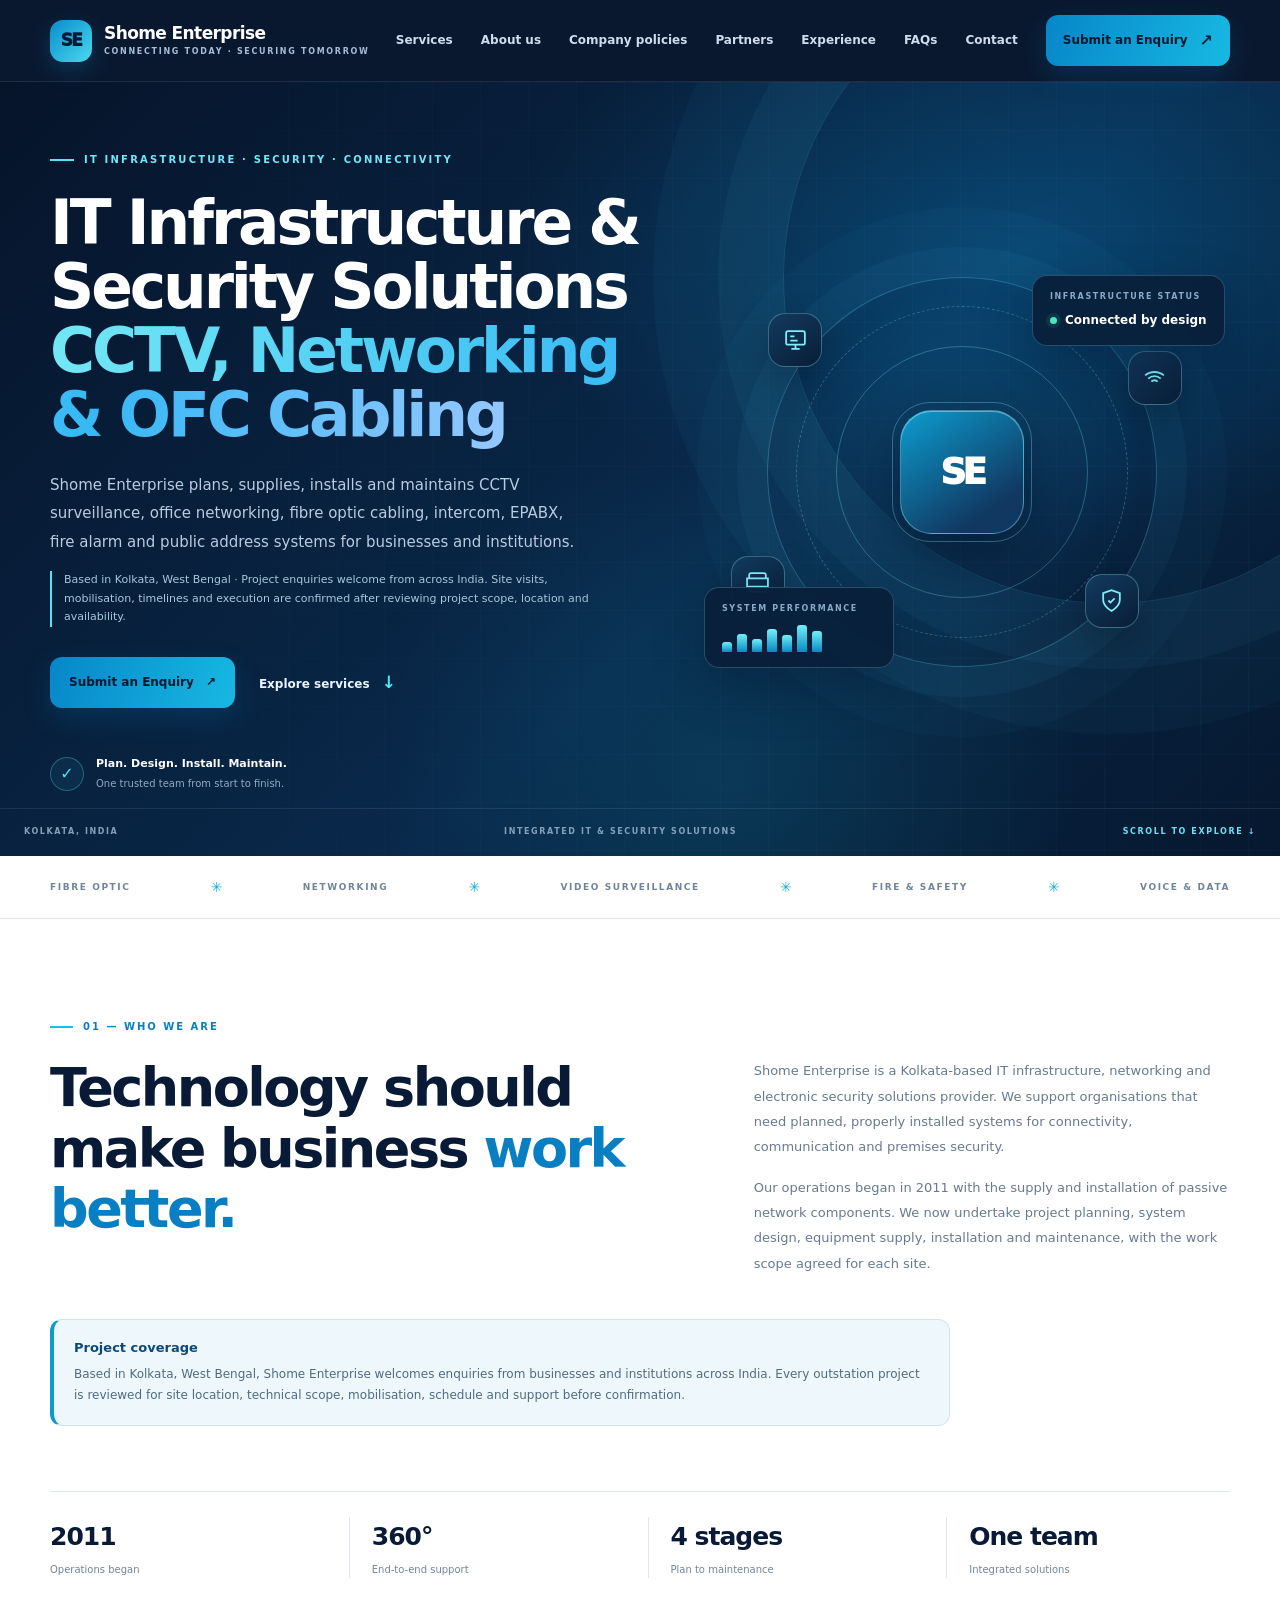
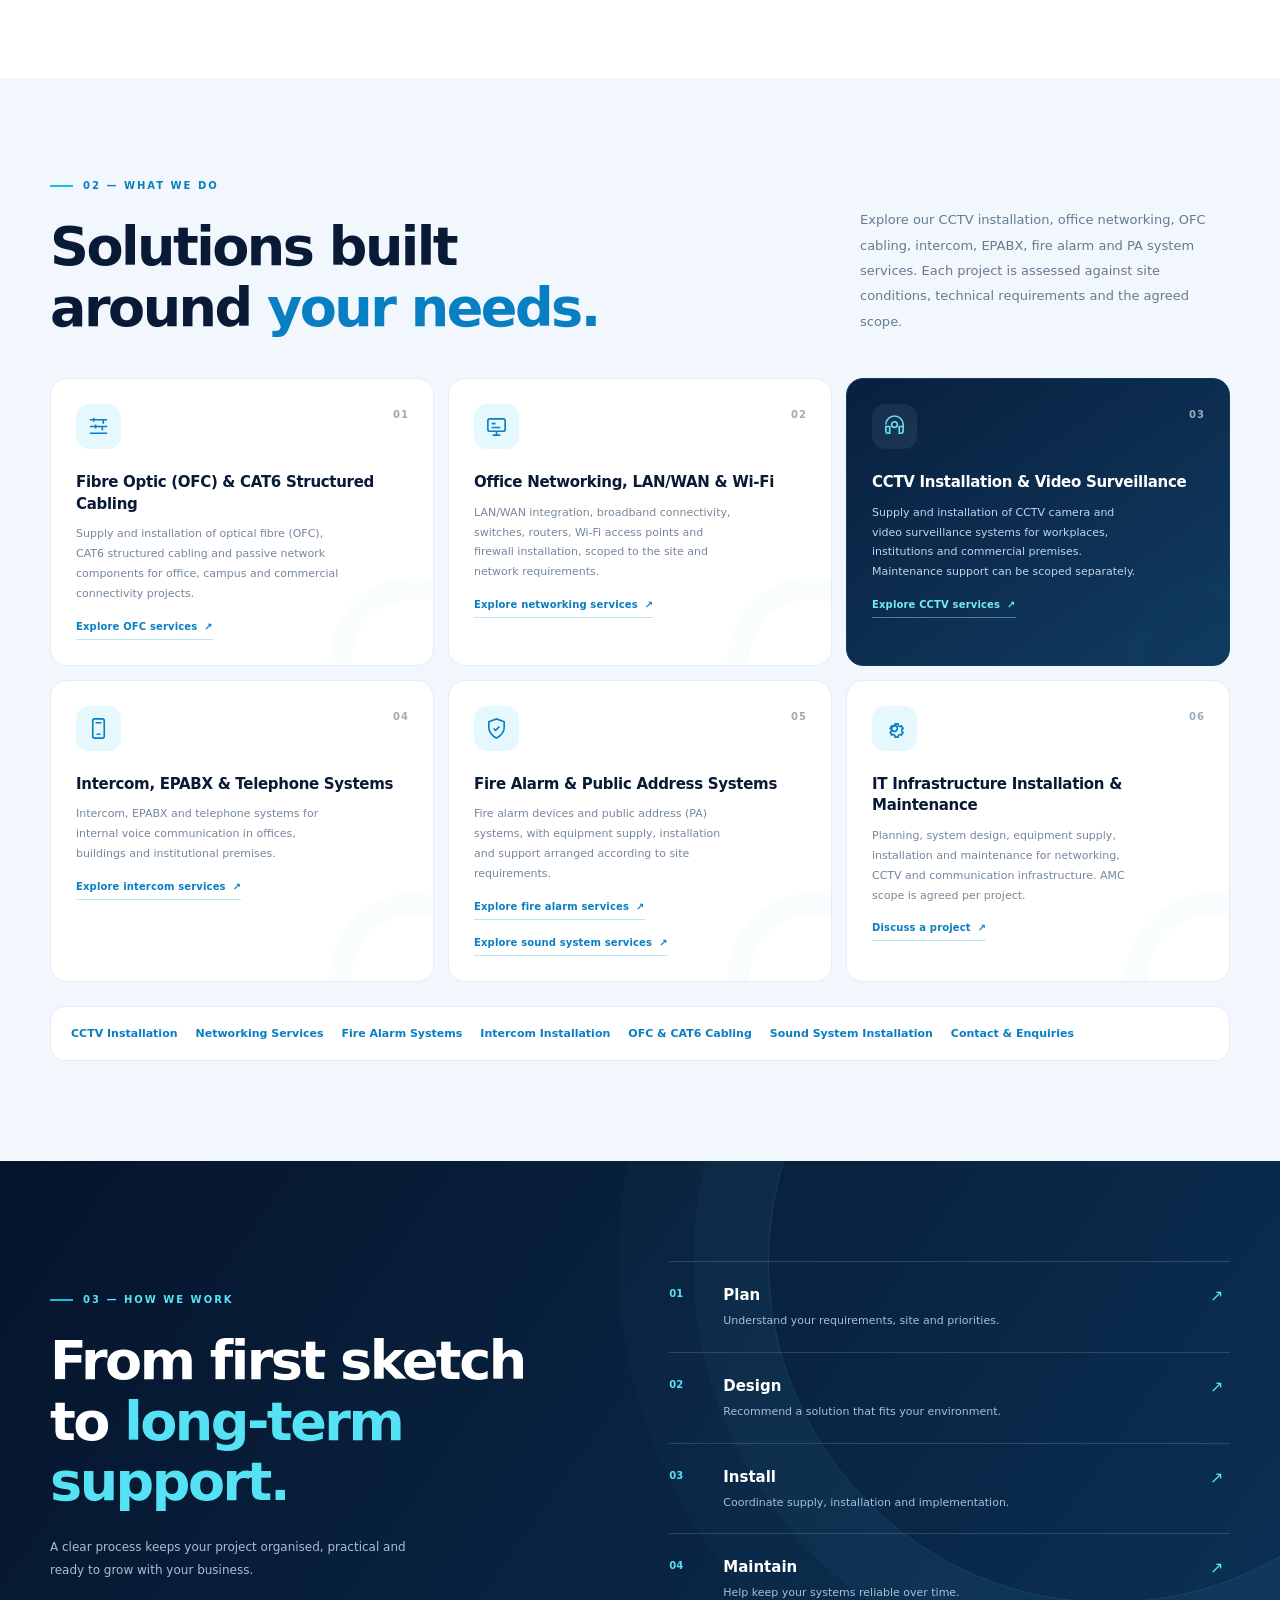
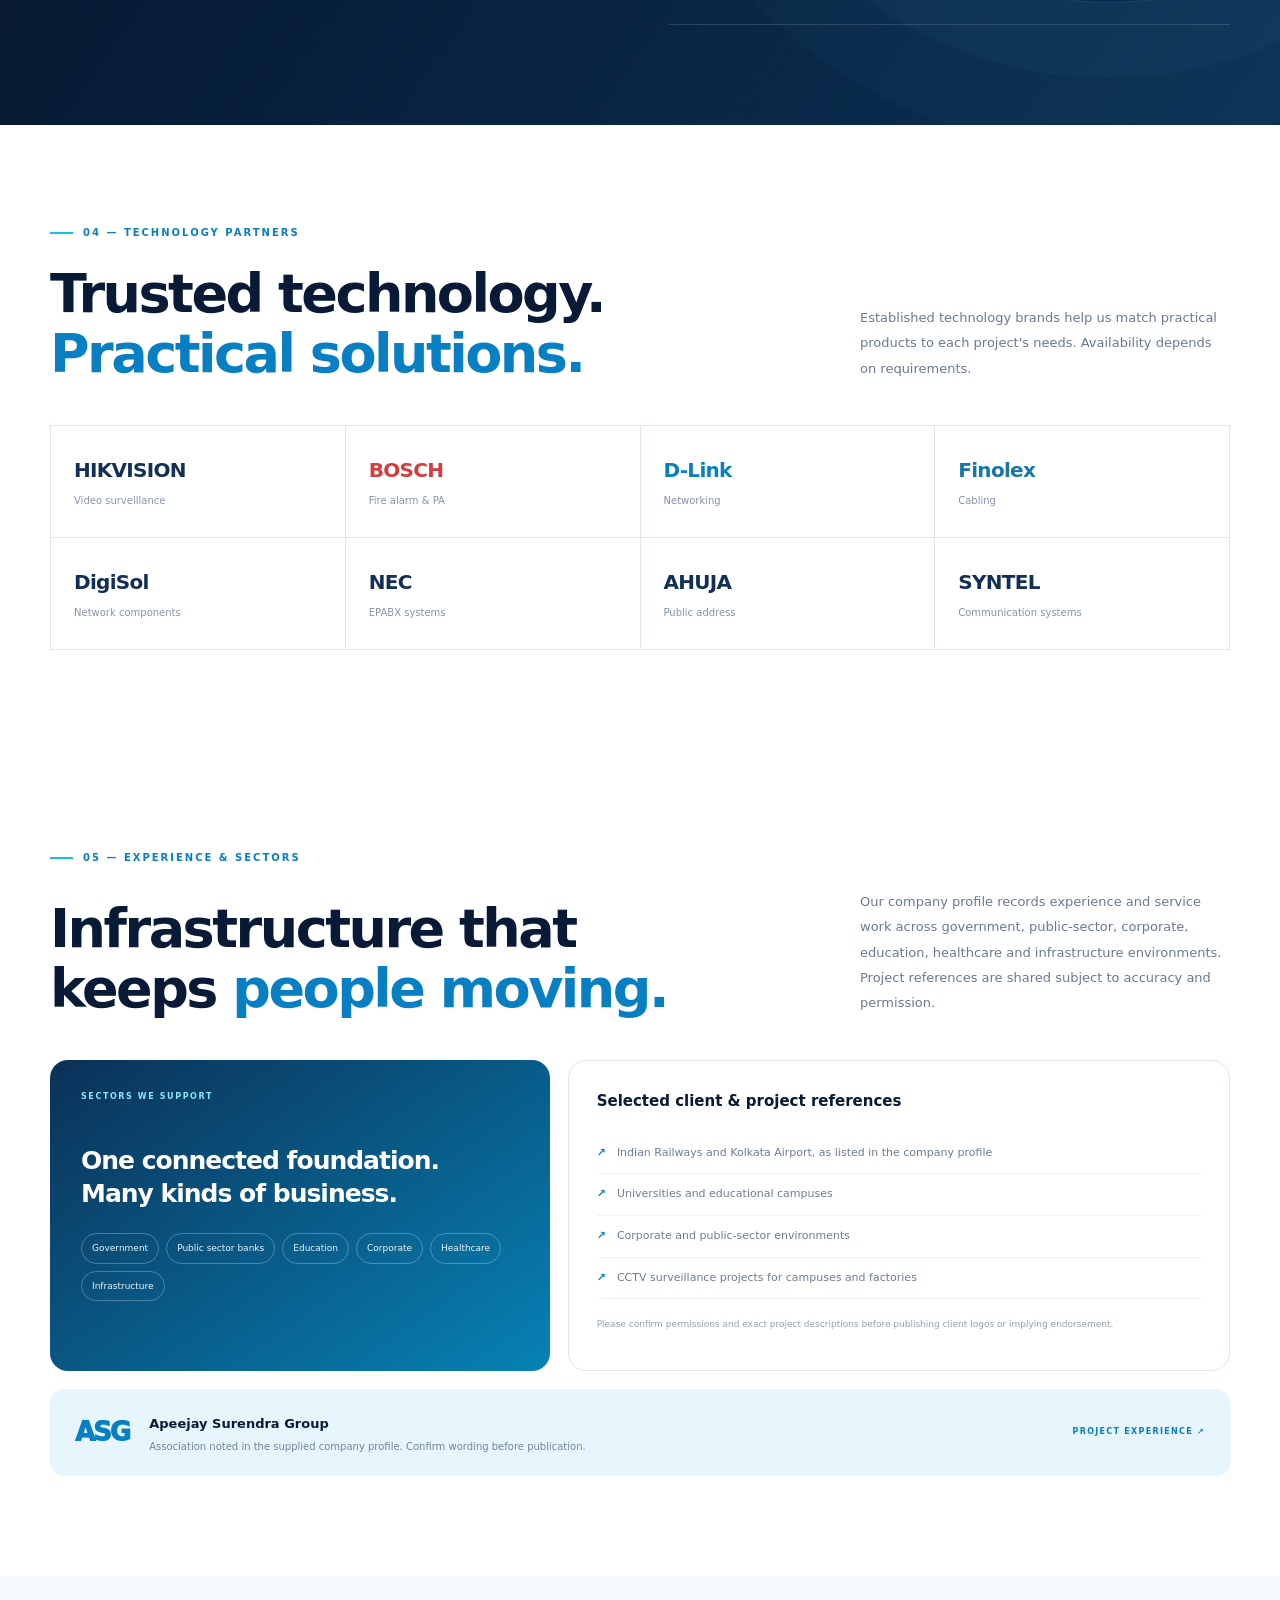
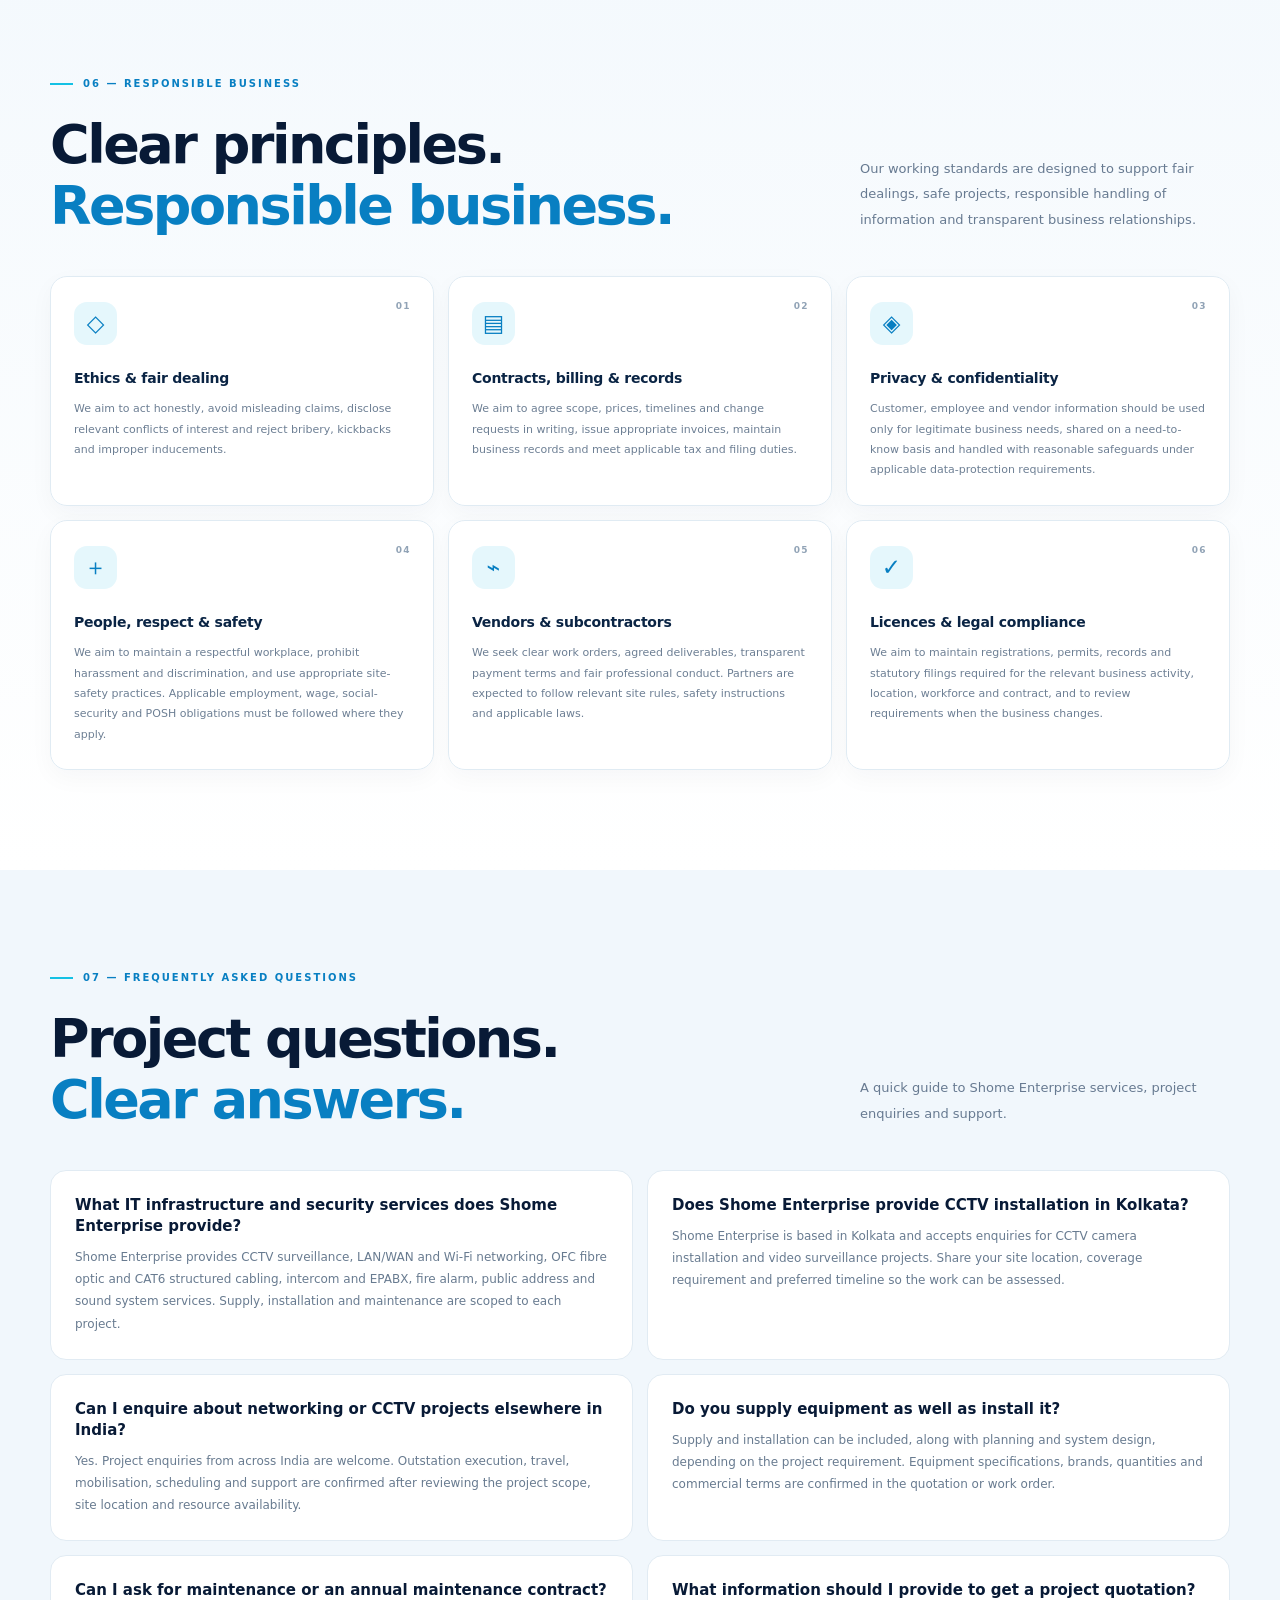
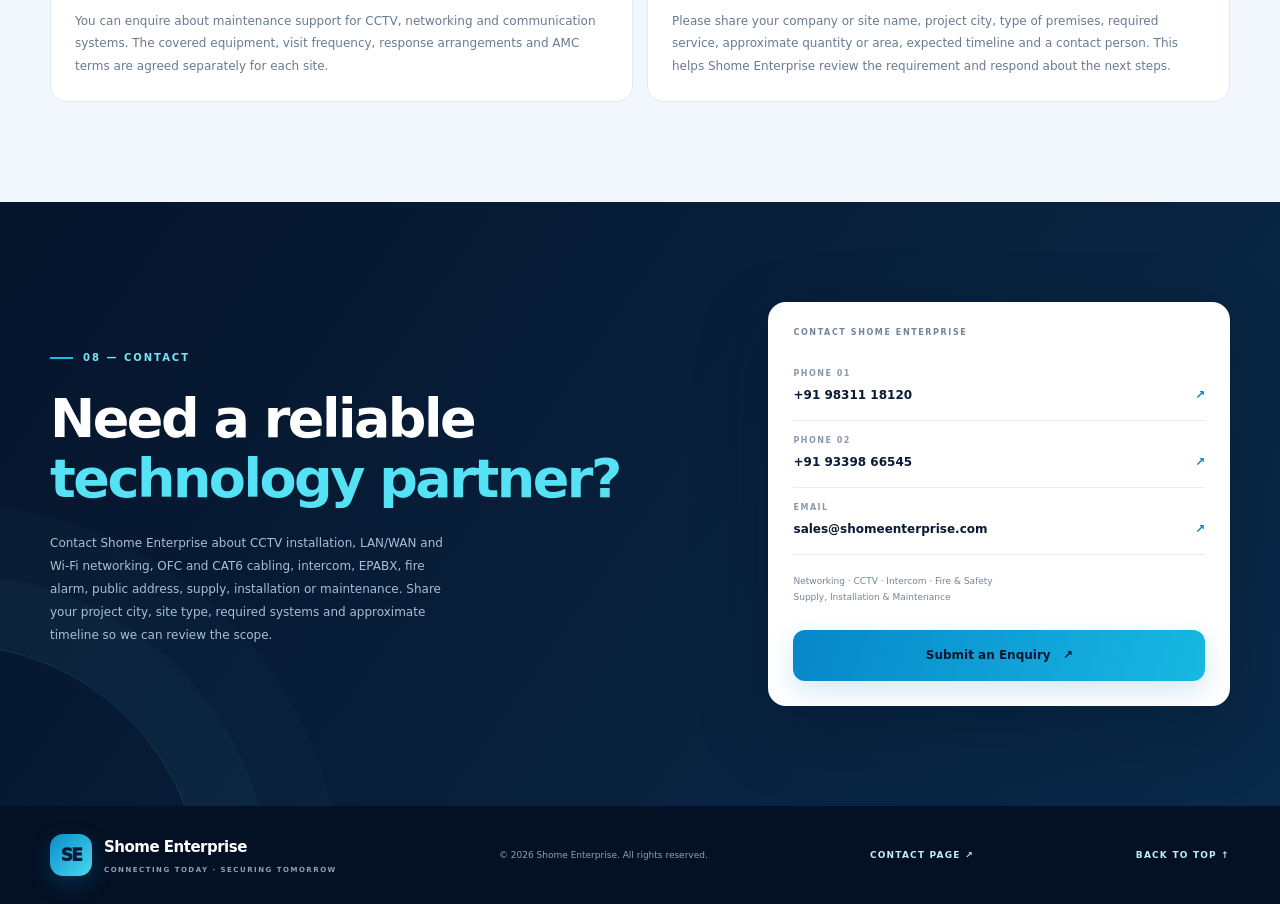
<file: index.html>
<!DOCTYPE html>
<html lang="en">
<head>
<meta charset="UTF-8">
<meta name="viewport" content="width=device-width, initial-scale=1.0">
<meta name="theme-color" content="#07162e">
<meta name="author" content="Shome Enterprise">
<link rel="icon" type="image/svg+xml" href="https://nabarunshome65-tech.github.io/shome-enterprise-company/assets/shome-enterprise-icon.svg">
<meta name="description" content="Kolkata-based Shome Enterprise provides CCTV, networking, OFC/CAT6 cabling, intercom, EPABX, fire alarm and PA systems. Project enquiries across India.">
<meta name="robots" content="index, follow, max-image-preview:large">
<link rel="canonical" href="https://nabarunshome65-tech.github.io/shome-enterprise-company/">
<title>Shome Enterprise | CCTV &amp; Networking Services in Kolkata</title>
<meta property="og:type" content="website">
<meta property="og:site_name" content="Shome Enterprise">
<meta property="og:title" content="Shome Enterprise | CCTV &amp; Networking Services in Kolkata">
<meta property="og:description" content="Kolkata-based IT infrastructure services: CCTV installation, LAN/WAN networking, OFC and CAT6 cabling, intercom, EPABX, fire alarm and PA systems. Project enquiries across India.">
<meta property="og:url" content="https://nabarunshome65-tech.github.io/shome-enterprise-company/">
<meta property="og:image" content="https://nabarunshome65-tech.github.io/shome-enterprise-company/assets/shome-enterprise-social-preview.jpg">
<meta property="og:image:width" content="1200">
<meta property="og:image:height" content="630">
<meta property="og:image:type" content="image/jpeg">
<meta property="og:image:alt" content="Shome Enterprise promotional illustration of CCTV, networking, fibre optic, intercom and fire safety services">
<meta property="og:locale" content="en_IN">
<meta name="twitter:card" content="summary_large_image">
<meta name="twitter:title" content="Shome Enterprise | CCTV &amp; Networking Services in Kolkata">
<meta name="twitter:description" content="CCTV installation, office networking, OFC and CAT6 cabling, intercom, EPABX and fire alarm systems from Kolkata-based Shome Enterprise. Enquiries across India.">
<meta name="twitter:image" content="https://nabarunshome65-tech.github.io/shome-enterprise-company/assets/shome-enterprise-social-preview.jpg">
<script type="application/ld+json">
{
  "@context": "https://schema.org",
  "@graph": [
    {
      "@type": "Organization",
      "@id": "https://nabarunshome65-tech.github.io/shome-enterprise-company/#organization",
      "name": "Shome Enterprise",
      "url": "https://nabarunshome65-tech.github.io/shome-enterprise-company/",
      "foundingDate": "2011",
      "description": "Kolkata-based provider of IT infrastructure, networking and electronic security solutions. Services include CCTV surveillance, LAN/WAN networking, OFC and CAT6 cabling, intercom, EPABX, fire alarm, public address, equipment supply, installation and maintenance. Project enquiries from across India are welcome; execution is assessed by location, scope and availability.",
      "email": "sales@shomeenterprise.com",
      "telephone": [
        "+919831118120",
        "+919339866545"
      ],
      "areaServed": {
        "@type": "Country",
        "name": "India"
      },
      "knowsAbout": [
        "CCTV installation and video surveillance",
        "IT infrastructure and LAN/WAN networking",
        "OFC fibre optic cabling and CAT6 structured cabling",
        "Intercom and EPABX systems",
        "Fire alarm and public address systems",
        "Supply, installation and maintenance"
      ],
      "contactPoint": [
        {
          "@type": "ContactPoint",
          "contactType": "Sales enquiries",
          "telephone": "+919831118120",
          "email": "sales@shomeenterprise.com"
        },
        {
          "@type": "ContactPoint",
          "contactType": "Business enquiries",
          "telephone": "+919339866545",
          "email": "sales@shomeenterprise.com"
        }
      ],
      "hasOfferCatalog": {
        "@type": "OfferCatalog",
        "name": "IT Infrastructure and Security Services",
        "itemListElement": [
          {
            "@type": "Offer",
            "itemOffered": {
              "@type": "Service",
              "name": "CCTV installation and video surveillance",
              "description": "Supply and installation of CCTV camera and video surveillance systems; maintenance scope agreed per project.",
              "provider": {
                "@id": "https://nabarunshome65-tech.github.io/shome-enterprise-company/#organization"
              }
            }
          },
          {
            "@type": "Offer",
            "itemOffered": {
              "@type": "Service",
              "name": "IT networking and LAN/WAN",
              "description": "LAN/WAN integration, broadband connectivity, switches, routers, Wi-Fi access points and firewall installation.",
              "provider": {
                "@id": "https://nabarunshome65-tech.github.io/shome-enterprise-company/#organization"
              }
            }
          },
          {
            "@type": "Offer",
            "itemOffered": {
              "@type": "Service",
              "name": "Fibre optic and structured cabling",
              "description": "OFC fibre optic cabling, CAT6 structured cabling and passive network components.",
              "provider": {
                "@id": "https://nabarunshome65-tech.github.io/shome-enterprise-company/#organization"
              }
            }
          },
          {
            "@type": "Offer",
            "itemOffered": {
              "@type": "Service",
              "name": "Intercom and EPABX systems",
              "description": "Intercom, EPABX and telephone systems for office and building communication.",
              "provider": {
                "@id": "https://nabarunshome65-tech.github.io/shome-enterprise-company/#organization"
              }
            }
          },
          {
            "@type": "Offer",
            "itemOffered": {
              "@type": "Service",
              "name": "Fire alarm and public address systems",
              "description": "Fire alarm devices and public address systems supplied and installed according to site requirements.",
              "provider": {
                "@id": "https://nabarunshome65-tech.github.io/shome-enterprise-company/#organization"
              }
            }
          },
          {
            "@type": "Offer",
            "itemOffered": {
              "@type": "Service",
              "name": "IT infrastructure installation and maintenance",
              "description": "Project planning, system design, equipment supply, installation and maintenance for networking, CCTV and communication infrastructure.",
              "provider": {
                "@id": "https://nabarunshome65-tech.github.io/shome-enterprise-company/#organization"
              }
            }
          }
        ]
      }
    },
    {
      "@type": "WebSite",
      "@id": "https://nabarunshome65-tech.github.io/shome-enterprise-company/#website",
      "url": "https://nabarunshome65-tech.github.io/shome-enterprise-company/",
      "name": "Shome Enterprise",
      "inLanguage": "en-IN",
      "publisher": {
        "@id": "https://nabarunshome65-tech.github.io/shome-enterprise-company/#organization"
      }
    }
  ]
}
</script>
<style>
/* SHOME ENTERPRISE — self-contained website. CSS and JavaScript are embedded in this file. */
/* SEO content callout */
.coverage-note{margin-top:28px;padding:18px 20px;border:1px solid #cfe5f2;border-left:4px solid #0b9bd0;border-radius:12px;background:#eef8fc;max-width:900px}
.coverage-note strong{display:block;color:#0b4a78;font-size:13px;margin-bottom:5px}
.coverage-note p{margin:0;color:#506a82;font-size:12px;line-height:1.8}
@media(max-width:680px){.coverage-note{padding:15px}.coverage-note p{font-size:11px}}

:root{--ink:#081a36;--ink2:#102b50;--blue:#087fc2;--blue2:#13b7e6;--cyan:#56e2f5;--text:#eaf3ff;--muted:#9fb1c9;--paper:#f5f9fd;--line:rgba(255,255,255,.13);--lightline:#dce7f2;--r:22px;--shadow:0 24px 80px rgba(2,16,40,.18);--max:1180px}
*{box-sizing:border-box}html{scroll-behavior:smooth;scroll-padding-top:90px}body{margin:0;font-family:Inter,ui-sans-serif,system-ui,-apple-system,"Segoe UI",Arial,sans-serif;background:var(--paper);color:var(--ink);line-height:1.6;-webkit-font-smoothing:antialiased}a{color:inherit;text-decoration:none}button,input,textarea,select{font:inherit}button,a{-webkit-tap-highlight-color:transparent}button:focus-visible,a:focus-visible,input:focus-visible,textarea:focus-visible{outline:3px solid var(--cyan);outline-offset:3px}.wrap{width:min(var(--max),calc(100% - 48px));margin-inline:auto}.topbar{height:82px;display:flex;align-items:center;justify-content:space-between;gap:22px;position:sticky;top:0;z-index:100;background:rgba(6,20,43,.98);border-bottom:1px solid rgba(255,255,255,.09);padding:0 max(24px,calc((100vw - var(--max))/2))}.brand{display:flex;align-items:center;gap:12px;min-width:0;color:white}.brand-mark{width:42px;height:42px;border-radius:13px;display:grid;place-items:center;background:linear-gradient(135deg,#0b8ccb,#48d9ed);color:#051a36;font-size:17px;font-weight:950;letter-spacing:-1.7px;box-shadow:0 8px 22px #10a9de35}.brand-text{font-size:17px;line-height:1.1;font-weight:850;letter-spacing:-.6px}.brand-text small{display:block;margin-top:6px;font-size:8px;letter-spacing:1.7px;font-weight:750;color:#a5bdd7}.nav{display:flex;align-items:center;gap:28px;color:#d0dced;font-size:12px;font-weight:650}.nav a:not(.nav-cta){transition:color .2s}.nav a:not(.nav-cta):hover{color:var(--cyan)}.nav-cta,.btn{display:inline-flex;justify-content:center;align-items:center;gap:12px;border:0;border-radius:12px;background:linear-gradient(110deg,#0786c9,#17b9e2);color:#03182f;font-size:12px;font-weight:850;padding:13px 17px;box-shadow:0 10px 28px #058bca30;transition:transform .2s,box-shadow .2s;cursor:pointer}.nav-cta:hover,.btn:hover{transform:translateY(-2px);box-shadow:0 14px 32px #058bca55}.menu-btn{display:none;border:1px solid #ffffff24;background:#ffffff0d;color:white;font-size:22px;border-radius:11px;width:44px;height:44px;cursor:pointer}
.hero{position:relative;overflow:hidden;background:radial-gradient(ellipse at 80% 22%,rgba(7,149,218,.27),transparent 35%),radial-gradient(ellipse at 57% 90%,rgba(20,202,226,.12),transparent 34%),linear-gradient(135deg,#06142a,#09294b 58%,#06182f);color:white;min-height:650px;display:flex;align-items:center}.hero:before{content:"";position:absolute;inset:0;opacity:.19;background-image:linear-gradient(rgba(151,214,255,.14) 1px,transparent 1px),linear-gradient(90deg,rgba(151,214,255,.14) 1px,transparent 1px);background-size:48px 48px;mask-image:linear-gradient(90deg,transparent,#000 55%,#000)}.hero:after{content:"";position:absolute;width:650px;height:650px;right:-155px;top:-130px;border:1px solid #6de7ff24;border-radius:50%;box-shadow:0 0 0 65px #42caf10b,0 0 0 130px #42caf108}.hero-inner{position:relative;z-index:1;display:grid;grid-template-columns:1.05fr .95fr;gap:50px;align-items:center;padding-top:70px;padding-bottom:64px}.kicker{display:flex;align-items:center;gap:10px;font-size:10px;letter-spacing:2.2px;font-weight:850;color:#73e7f7;text-transform:uppercase}.kicker:before{content:"";width:24px;height:2px;background:var(--cyan)}h1,h2,h3,p{margin-top:0}h1{font-size:clamp(36px,4.8vw,62px);line-height:1.04;letter-spacing:-3.1px;font-weight:850;margin:23px 0 24px;max-width:680px}h1 span,.gradient-text{background:linear-gradient(90deg,#72e7f4,#36b8f4 60%,#94c7ff);-webkit-background-clip:text;background-clip:text;color:transparent}.hero-copy{max-width:525px;color:#bacbe0;font-size:15px;line-height:1.9}.hero-actions{display:flex;align-items:center;gap:24px;flex-wrap:wrap;margin-top:30px}.btn{padding:16px 19px}.plain-link{font-size:12px;font-weight:750;color:#e9f4ff}.plain-link span{color:var(--cyan);padding-left:8px;font-size:17px}.hero-proof{margin-top:47px;display:flex;align-items:center;gap:12px;color:#d5e3f3;font-size:11px}.proof-check{width:34px;height:34px;border:1px solid #4cdaec55;border-radius:50%;display:grid;place-items:center;color:var(--cyan);background:#37d7eb12;font-size:16px}.hero-proof strong{display:block;font-size:11px;color:white}.hero-proof small{display:block;color:#93a9c3;margin-top:3px;font-size:10px}.visual{min-height:430px;position:relative;display:grid;place-items:center}.visual-halo{position:absolute;width:min(390px,80%);aspect-ratio:1;border:1px solid #69d5f34d;border-radius:50%;background:radial-gradient(circle,#2daee927,transparent 68%);box-shadow:0 0 0 30px #47c6ec0b,0 0 0 70px #47c6ec07}.visual-halo:before,.visual-halo:after{content:"";position:absolute;inset:28px;border:1px dashed #7ee9f64d;border-radius:50%;animation:spin 44s linear infinite}.visual-halo:after{inset:68px;border-style:solid;animation-direction:reverse;animation-duration:32s}.core{position:relative;width:124px;height:124px;border-radius:32px;display:grid;place-items:center;background:linear-gradient(145deg,#0c9dd0,#113861 78%);border:1px solid #9cf3ff66;box-shadow:0 22px 70px #001027a8,inset 0 1px 0 #ffffff60;color:white;font-size:36px;font-weight:950;letter-spacing:-4px;z-index:2}.core:after{content:"";position:absolute;inset:-9px;border:1px solid #8deaf74f;border-radius:38px}.orbital-icon{position:absolute;z-index:3;width:54px;height:54px;display:grid;place-items:center;border:1px solid #96e9f754;background:linear-gradient(145deg,#123b5e,#091d38);border-radius:17px;color:#81edfa;box-shadow:0 16px 38px #0004}.orbital-icon svg{width:25px;height:25px}.oi-1{top:56px;left:14%}.oi-2{right:9%;top:94px}.oi-3{bottom:59px;right:17%}.oi-4{bottom:77px;left:7%}.float-card{position:absolute;z-index:4;background:rgba(9,32,59,.97);border:1px solid #8adcfb3d;box-shadow:0 20px 50px #00102745;border-radius:15px;padding:15px 17px}.fc-top{top:18px;right:1%;min-width:175px}.fc-bottom{bottom:19px;left:2%;min-width:190px}.mini-label{display:block;color:#87aaca;font-size:8px;letter-spacing:1.6px;font-weight:800}.fc-value{display:flex;align-items:center;gap:8px;margin-top:7px;font-size:12px;font-weight:800}.status-dot{width:7px;height:7px;border-radius:50%;background:#48e4c0;box-shadow:0 0 0 4px #48e4c019}.mini-bars{display:flex;align-items:end;gap:5px;height:28px;margin-top:8px}.mini-bars i{display:block;width:10px;border-radius:3px 3px 1px 1px;background:linear-gradient(#73eff7,#078ac6)}.mini-bars i:nth-child(1){height:10px}.mini-bars i:nth-child(2){height:18px}.mini-bars i:nth-child(3){height:13px}.mini-bars i:nth-child(4){height:23px}.mini-bars i:nth-child(5){height:17px}.mini-bars i:nth-child(6){height:27px}.mini-bars i:nth-child(7){height:21px}.hero-foot{position:absolute;bottom:0;left:0;right:0;border-top:1px solid #ffffff16;padding:17px 24px;display:flex;justify-content:space-between;gap:12px;color:#86a0ba;font-size:8px;letter-spacing:1.6px;font-weight:800}.hero-foot span:last-child{color:#6ce1f2}
.trustline{background:white;border-bottom:1px solid var(--lightline);padding:20px 0}.trustline-inner{display:flex;align-items:center;justify-content:space-between;gap:18px;flex-wrap:wrap}.trustline span{font-size:9px;letter-spacing:1.6px;font-weight:850;color:#71849a}.trustline b{color:#12afd9;font-size:14px}.section{padding:100px 0}.light-section{background:white}.section-label{font-size:10px;letter-spacing:2px;font-weight:850;text-transform:uppercase;color:var(--blue);margin-bottom:23px;display:flex;gap:10px;align-items:center}.section-label:before{content:"";width:23px;height:2px;background:#14c1e4}.section-title{font-size:clamp(34px,4.4vw,54px);font-weight:850;line-height:1.12;letter-spacing:-2.5px;color:var(--ink);margin:0}.section-title em{font-style:normal;color:var(--blue)}.split{display:grid;grid-template-columns:1fr .83fr;gap:11%;align-items:start}.copy p,.section-intro{font-size:13px;line-height:1.95;color:#677a91}.copy p{margin-bottom:15px}.inline-link{display:inline-flex;gap:15px;margin-top:8px;font-size:11px;font-weight:850;color:var(--blue);border-bottom:1px solid #b4e9f4;padding-bottom:9px}.stats{display:grid;grid-template-columns:repeat(4,1fr);gap:15px;margin-top:65px;padding-top:25px;border-top:1px solid var(--lightline)}.stat{padding-left:22px;border-left:1px solid var(--lightline)}.stat:first-child{padding-left:0;border-left:0}.stat strong{display:block;font-size:25px;letter-spacing:-1px;font-weight:900}.stat span{display:block;font-size:10px;color:#71849a;margin-top:5px}.services{background:#f1f7fc}.section-heading-row{display:flex;align-items:end;justify-content:space-between;gap:30px;margin-bottom:40px}.section-intro{max-width:370px;margin:0 0 4px}.service-grid{display:grid;grid-template-columns:repeat(3,1fr);gap:14px}.service{position:relative;min-height:240px;padding:25px;background:#fff;border:1px solid #e3edf5;border-radius:17px;overflow:hidden;transition:transform .25s,box-shadow .25s,border-color .25s}.service:hover{transform:translateY(-5px);box-shadow:0 18px 45px #0c2d5013;border-color:#afe8f4}.service.dark{background:linear-gradient(145deg,#09203f,#103b61);color:white;border-color:#103b61}.service:after{content:"";position:absolute;width:130px;height:130px;border:1px solid #0c88ba0c;border-radius:50%;right:-48px;bottom:-64px;box-shadow:0 0 0 20px #0c88ba05}.service-symbol{width:45px;height:45px;display:grid;place-items:center;background:#e5f8fd;color:#087fc2;border-radius:13px}.service.dark .service-symbol{background:#ffffff10;color:#69e3f3}.service-symbol svg{width:23px;height:23px}.service-no{position:absolute;right:24px;top:28px;color:#9aabba;font-size:10px;font-weight:800;letter-spacing:1px}.service h3{font-size:15px;line-height:1.45;letter-spacing:-.3px;margin:23px 0 9px;font-weight:800}.service p{font-size:11px;line-height:1.8;color:#75879b;margin:0;max-width:270px}.service.dark p{color:#c1d5e8}.service-go{position:absolute;bottom:20px;right:23px;color:var(--blue);font-size:18px}.service.dark .service-go{color:var(--cyan)}
.process{background:linear-gradient(125deg,#06142b,#0b3155);color:white;overflow:hidden;position:relative}.process:before{content:"";position:absolute;right:-170px;top:-240px;width:680px;height:680px;border:1px solid #5adbf425;border-radius:50%;box-shadow:0 0 0 75px #5adbf408,0 0 0 150px #5adbf405}.process-grid{position:relative;display:grid;grid-template-columns:.92fr 1.08fr;gap:12%;align-items:center}.process .section-title{color:white}.process .section-title em{color:var(--cyan)}.process .section-label{color:var(--cyan)}.process-copy{color:#a8bfd7;font-size:12px;line-height:1.9;max-width:380px;margin-top:24px}.steps{border-top:1px solid #ffffff24}.step{display:grid;grid-template-columns:38px 1fr 20px;gap:16px;padding:21px 0;border-bottom:1px solid #ffffff24;align-items:start}.step-num{color:var(--cyan);font-size:10px;font-weight:800;padding-top:3px}.step h3{margin:0 0 5px;font-size:15px}.step p{margin:0;color:#a8bfd7;font-size:11px;line-height:1.7}.step-arrow{color:var(--cyan)}
.partner-grid{display:grid;grid-template-columns:repeat(4,1fr);border-top:1px solid var(--lightline);border-left:1px solid var(--lightline);margin-top:37px}.partner{min-height:112px;padding:23px;border-right:1px solid var(--lightline);border-bottom:1px solid var(--lightline);display:flex;flex-direction:column;justify-content:center;font-size:20px;font-weight:900;letter-spacing:-.7px;color:#123057}.partner small{font-size:10px;font-weight:500;letter-spacing:0;color:#8594a8;margin-top:7px}.partner:nth-child(2){color:#d53b3b}.partner:nth-child(3){color:#087fc2}.partner:nth-child(4){color:#1876a9}.client-grid{display:grid;grid-template-columns:.86fr 1.14fr;gap:18px;margin-top:38px}.sector-card{border-radius:18px;padding:31px;background:linear-gradient(145deg,#0b3157,#0782b5);color:white;min-height:290px}.sector-card .mini-label{color:#8ce8f5}.sector-card h3{font-size:25px;line-height:1.3;letter-spacing:-1px;margin:42px 0 23px}.chips{display:flex;flex-wrap:wrap;gap:7px}.chips span{border:1px solid #ffffff45;border-radius:100px;padding:7px 10px;font-size:9px;color:#e3f8ff}.reference-card{border:1px solid var(--lightline);border-radius:18px;padding:28px}.reference-card h3{font-size:15px;margin-bottom:20px}.reference{display:flex;gap:11px;font-size:11px;line-height:1.7;color:#6a7d92;padding:11px 0;border-bottom:1px solid #edf2f7}.reference span{color:var(--blue);font-weight:900}.fineprint{font-size:9px;color:#91a0b1;line-height:1.7;margin-top:18px}.group-banner{display:flex;align-items:center;gap:20px;padding:21px 25px;margin-top:18px;background:#e6f6fc;border-radius:14px}.group-logo{font-size:26px;font-weight:950;letter-spacing:-2px;color:#087fc2}.group-banner strong{font-size:13px}.group-banner p{font-size:10px;color:#72849a;margin:4px 0 0}.group-tag{margin-left:auto;font-size:8px;font-weight:850;letter-spacing:1.3px;color:#087fc2}
.contact{background:linear-gradient(125deg,#06142b,#092a4a);color:white;position:relative;overflow:hidden}.contact:before{content:"";position:absolute;width:500px;height:500px;left:-300px;bottom:-340px;border:1px solid #6ce0f526;border-radius:50%;box-shadow:0 0 0 70px #6ce0f208,0 0 0 140px #6ce0f205}.contact-grid{position:relative;display:grid;grid-template-columns:1fr .8fr;gap:12%;align-items:center}.contact .section-title{color:white}.contact .section-title em{color:var(--cyan)}.contact-copy{font-size:12px;line-height:1.9;color:#a9bfd5;max-width:400px;margin-top:23px}.contact-card{background:#fff;color:var(--ink);border-radius:18px;padding:25px;box-shadow:0 25px 70px #00102448}.contact-card .mini-label{color:#71849a;margin-bottom:14px}.contact-row{display:block;padding:14px 0;border-bottom:1px solid #e6edf3;font-size:12px;font-weight:800;overflow-wrap:anywhere}.contact-row small{display:block;font-size:8px;letter-spacing:1.5px;color:#8999aa;margin-bottom:6px}.contact-row b{float:right;color:var(--blue)}.contact-card .note{font-size:9px;line-height:1.8;color:#72849a;margin-top:18px}.inquiry{margin-top:18px;border:1px solid #d8e7f0;background:#f5fafe;border-radius:14px;padding:17px}.inquiry h3{font-size:12px;margin:0 0 11px}.inquiry input,.inquiry textarea,.inquiry select{width:100%;background:white;border:1px solid #dbe6ef;border-radius:9px;padding:10px 11px;margin-bottom:9px;font-size:11px;color:var(--ink)}.inquiry textarea{min-height:70px;resize:vertical}.inquiry .btn{width:100%;padding:12px}.form-message{font-size:10px;line-height:1.6;color:#54718b;margin:9px 0 0;display:none}footer{background:#041024;color:#8ba1ba;padding:28px 0}.footer-inner{display:flex;align-items:center;justify-content:space-between;gap:20px}.footer-brand{font-size:15px;color:#fff;font-weight:850;letter-spacing:-.5px}.footer-brand small{display:block;font-size:7px;letter-spacing:1.5px;color:#8ba1ba;margin-top:6px}.copyright,.back-top{font-size:9px}.back-top{font-weight:850;letter-spacing:1.2px;color:#bdeefa}.reveal{opacity:0;transform:translateY(18px);transition:opacity .65s ease,transform .65s ease}.reveal.visible{opacity:1;transform:translateY(0)}@keyframes spin{to{transform:rotate(360deg)}}
@media(prefers-reduced-motion:reduce){html{scroll-behavior:auto}*,*:before,*:after{animation-duration:.01ms!important;transition-duration:.01ms!important}.reveal{opacity:1;transform:none}}
@media(max-width:900px){.topbar{padding-inline:24px}.nav{gap:17px}.nav a{font-size:11px}.hero-inner{gap:20px}.visual{transform:scale(.92)}.wrap{width:min(var(--max),calc(100% - 40px))}.section{padding:80px 0}.service{padding:22px 20px}.service-grid{gap:11px}.process-grid,.contact-grid{gap:7%}}
@media(max-width:700px){.topbar{height:72px;padding-inline:20px}.brand-mark{width:38px;height:38px}.brand-text{font-size:15px}.brand-text small{font-size:7px;letter-spacing:1.1px}.menu-btn{display:block}.nav{display:none;position:absolute;left:0;right:0;top:71px;padding:16px 20px 22px;background:rgba(6,20,43,.98);border-bottom:1px solid #ffffff20;flex-direction:column;align-items:stretch;gap:0}.nav.open{display:flex}.nav a:not(.nav-cta){padding:13px 4px;font-size:13px}.nav-cta{margin-top:8px}.hero-inner{grid-template-columns:1fr;padding-top:59px;padding-bottom:68px;gap:12px}.hero{min-height:0}h1{font-size:clamp(34px,9vw,48px);letter-spacing:-2.2px;line-height:1.08}.hero-copy{font-size:13px}.visual{min-height:345px;transform:none;margin:2px -15px 0}.visual-halo{width:270px}.core{width:92px;height:92px;border-radius:25px;font-size:29px}.core:after{border-radius:31px}.orbital-icon{width:45px;height:45px;border-radius:14px}.oi-1{top:45px;left:15%}.oi-2{right:12%;top:62px}.oi-3{bottom:36px;right:17%}.oi-4{bottom:45px;left:10%}.fc-top{top:7px;right:0;transform:scale(.83);transform-origin:top right}.fc-bottom{bottom:0;left:0;transform:scale(.83);transform-origin:bottom left}.hero-foot{padding:13px 20px;font-size:7px;letter-spacing:.8px}.trustline-inner{justify-content:center;gap:12px 15px}.trustline span{font-size:8px}.trustline span:nth-of-type(n+4),.trustline b:nth-of-type(n+3){display:none}.section{padding:68px 0}.split,.process-grid,.contact-grid,.client-grid{grid-template-columns:1fr;gap:27px}.section-title{font-size:clamp(35px,10vw,46px);letter-spacing:-2px}.stats{grid-template-columns:repeat(2,1fr);gap:23px 12px;margin-top:43px}.stat{padding-left:16px}.stat:nth-child(3){padding-left:0;border-left:0}.stat strong{font-size:23px}.section-heading-row{display:block;margin-bottom:28px}.section-intro{margin-top:18px;font-size:12px}.service-grid{grid-template-columns:1fr 1fr;gap:9px}.service{min-height:245px;padding:17px 15px;border-radius:14px}.service h3{font-size:13px;margin-top:17px}.service p{font-size:10px}.service-no{right:14px;top:22px}.service-symbol{width:38px;height:38px}.service-symbol svg{width:20px;height:20px}.steps{margin-top:4px}.partner-grid{grid-template-columns:repeat(2,1fr)}.partner{min-height:91px;padding:17px;font-size:18px}.sector-card{min-height:260px;padding:26px}.sector-card h3{font-size:23px;margin-top:32px}.reference-card{padding:22px}.group-banner{gap:13px;padding:17px}.group-logo{font-size:22px}.group-tag{display:none}.contact-card{padding:20px}.footer-inner{flex-wrap:wrap}.copyright{width:100%;order:3}.reveal{opacity:1;transform:none}}
@media(max-width:390px){.service-grid{grid-template-columns:1fr}.service{min-height:210px}.hero-actions{gap:15px}.btn{padding:14px 15px}.visual{transform:scale(.92);margin-inline:-25px}.hero-foot span:nth-child(2){display:none}}

/* Smooth-scroll/performance refinement: native scrolling stays in control, with no scroll-event animation loop. */
:root { --header-height: 82px; }
html { scroll-behavior: smooth; scroll-padding-top: calc(var(--header-height) + 14px); }
section[id] { scroll-margin-top: calc(var(--header-height) + 14px); }
body { overflow-x: clip; }
/* Keep continuously animated artwork isolated to its own transform layer. */
.visual-halo::before, .visual-halo::after { will-change: transform; backface-visibility: hidden; }
/* Prefer transform/opacity-only entrance effects; avoid expensive layout-affecting transitions. */
.reveal { backface-visibility: hidden; }
@media (max-width: 700px) {
  :root { --header-height: 72px; }
  html { scroll-padding-top: calc(var(--header-height) + 10px); }
  section[id] { scroll-margin-top: calc(var(--header-height) + 10px); }
}
@media (prefers-reduced-motion: reduce) {
  html { scroll-behavior: auto !important; }
  .visual-halo::before, .visual-halo::after { animation: none !important; }
  .reveal { opacity: 1 !important; transform: none !important; }
}


/* Company policy section + mobile/smooth-scroll refinement */
:root{scroll-behavior:smooth;scroll-padding-top:94px}
section[id]{scroll-margin-top:94px}
.policy-section{background:linear-gradient(180deg,#f4f9fd 0%,#fff 100%)}
.policy-heading{align-items:end}
.policy-grid{display:grid;grid-template-columns:repeat(3,minmax(0,1fr));gap:14px}
.policy-card{position:relative;min-height:225px;padding:25px 23px 24px;border:1px solid #e0ebf3;border-radius:17px;background:rgba(255,255,255,.94);box-shadow:0 8px 25px rgba(8,38,70,.035);transition:transform .22s ease,border-color .22s ease,box-shadow .22s ease;contain:layout paint}
.policy-card:hover{transform:translateY(-4px);border-color:#a8e2ef;box-shadow:0 16px 35px rgba(8,38,70,.08)}
.policy-index{position:absolute;top:22px;right:22px;color:#91a3b6;font-size:9px;letter-spacing:1.4px;font-weight:850}
.policy-icon{display:grid;place-items:center;width:43px;height:43px;border-radius:13px;background:#e5f7fc;color:#087fc2;font-size:23px;margin-bottom:22px}
.policy-card h3{font-size:14px;letter-spacing:-.25px;margin:0 0 10px;font-weight:850;color:#0a2444}
.policy-card p{font-size:11px;line-height:1.85;color:#6d7f94;margin:0;max-width:360px}
.policy-note{display:grid;grid-template-columns:36px 1fr;gap:15px;padding:24px;margin-top:20px;border-radius:15px;border:1px solid #cfe7f1;background:#eaf7fc}
.policy-note-mark{width:32px;height:32px;display:grid;place-items:center;border-radius:50%;background:#d5f0f8;color:#087fc2;font-weight:900}
.policy-note strong{font-size:12px;color:#123353}
.policy-note p{font-size:10px;line-height:1.8;color:#5f758d;margin:6px 0 13px}
.policy-resources{display:flex;flex-wrap:wrap;gap:9px 18px}
.policy-resources a{font-size:10px;font-weight:800;color:#087fc2;text-decoration:underline;text-decoration-color:#9bd8e9;text-underline-offset:4px}
.policy-resources a:hover{color:#064d7b}
/* Native browser scrolling is smoother than a JavaScript scroll loop. */
html{scroll-behavior:smooth;-webkit-overflow-scrolling:touch}
@media(max-width:900px){.policy-grid{grid-template-columns:repeat(2,minmax(0,1fr))}}
@media(max-width:700px){
  :root{scroll-padding-top:78px}section[id]{scroll-margin-top:78px}
  .policy-section{padding:64px 0}
  .policy-heading{display:block}
  .policy-grid{grid-template-columns:1fr;gap:10px}
  .policy-card{min-height:0;padding:21px 19px}
  .policy-icon{margin-bottom:16px;width:40px;height:40px}
  .policy-card h3{font-size:14px}
  .policy-card p{font-size:12px;line-height:1.75}
  .policy-note{grid-template-columns:1fr;gap:10px;padding:18px}
  .policy-resources{display:grid;grid-template-columns:1fr;gap:12px}
  .nav a:not(.nav-cta){min-height:44px;display:flex;align-items:center}
  .nav-cta,.menu-btn,.btn{touch-action:manipulation}
  .service,.policy-card{transform:translateZ(0)}
}
@media(prefers-reduced-motion:reduce){:root{scroll-behavior:auto}section[id]{scroll-margin-top:0}.policy-card{transition:none}}


/* Google Forms enquiry link — external form opens in a separate tab. */
.form-cta{width:100%;min-height:48px;margin-top:16px;text-align:center}
.hero-actions .btn{min-height:48px}
.nav-cta span{font-size:16px;color:#05213c}
@media(max-width:700px){.hero-actions .btn{width:100%;min-height:50px}.nav .nav-cta{width:100%;min-height:48px;margin-top:10px}.form-cta{min-height:50px}}

/* Search visibility additions: a concise service-area note and readable FAQs. */
.service-area-note{max-width:560px;margin:12px 0 0;padding-left:12px;border-left:2px solid var(--cyan);color:#a8c7dc;font-size:11px;line-height:1.7}
.faq-section{background:#f1f7fc}
.faq-grid{display:grid;grid-template-columns:repeat(2,minmax(0,1fr));gap:14px;margin-top:32px}
.faq-item{padding:24px;background:#fff;border:1px solid #e1ebf3;border-radius:16px}
.faq-item h3{margin:0 0 9px;color:var(--ink);font-size:15px;line-height:1.4}
.faq-item p{margin:0;color:#687b90;font-size:12px;line-height:1.85}
@media(max-width:680px){.service-area-note{font-size:10px}.faq-grid{grid-template-columns:1fr}.faq-item{padding:20px}}


/* Dedicated service-page links */
.service-page-link{display:inline-flex;align-items:center;gap:7px;margin-top:15px;color:#087fc2;font-size:10px;font-weight:850;letter-spacing:.15px;border-bottom:1px solid #b9e7f2;padding-bottom:4px;position:relative;z-index:2}
.service.dark .service-page-link{color:#75e8f5;border-color:#75e8f577}
.service-page-link:hover{gap:11px}
.service-page-directory{display:flex;flex-wrap:wrap;gap:10px 18px;margin-top:24px;padding:18px 20px;background:#fff;border:1px solid #e3edf5;border-radius:14px}
.service-page-directory a{font-size:11px;font-weight:750;color:#087fc2}
.service-page-directory a:hover{text-decoration:underline}
.footer-service-links{display:flex;flex-wrap:wrap;gap:8px 15px;margin-top:15px}
.footer-service-links a{font-size:9px;color:#bdeefa}
@media(max-width:700px){.service-page-directory{gap:12px 14px;padding:15px}.service-page-directory a{font-size:10px}}
</style>
</head>
<body>
<header class="topbar">
  <a class="brand" href="#home" aria-label="Shome Enterprise home"><span class="brand-mark">SE</span><span class="brand-text">Shome Enterprise<small>CONNECTING TODAY · SECURING TOMORROW</small></span></a>
  <button class="menu-btn" id="menuBtn" aria-label="Open menu" aria-expanded="false">☰</button>
  <nav class="nav" id="nav"><a href="#services">Services</a><a href="#about">About us</a><a href="#policies">Company policies</a><a href="#partners">Partners</a><a href="#work">Experience</a><a href="#faq">FAQs</a><a href="#contact">Contact</a><a class="nav-cta" href="https://forms.gle/foAU1o5H5uRGuuDu5" target="_blank" rel="noopener noreferrer" aria-label="Open Shome Enterprise enquiry form in a new tab">Submit an Enquiry <span aria-hidden="true">↗</span></a></nav>
</header>
<main>
<section class="hero" id="home"><div class="wrap hero-inner">
  <div class="hero-copy-block reveal"><div class="kicker">IT infrastructure · Security · Connectivity</div><h1>IT Infrastructure &amp; Security Solutions<br><span>CCTV, Networking &amp; OFC Cabling</span></h1><p class="hero-copy">Shome Enterprise plans, supplies, installs and maintains CCTV surveillance, office networking, fibre optic cabling, intercom, EPABX, fire alarm and public address systems for businesses and institutions.</p>
<p class="service-area-note">Based in Kolkata, West Bengal · Project enquiries welcome from across India. Site visits, mobilisation, timelines and execution are confirmed after reviewing project scope, location and availability.</p><div class="hero-actions"><a class="btn" href="https://forms.gle/foAU1o5H5uRGuuDu5" target="_blank" rel="noopener noreferrer" aria-label="Open Shome Enterprise enquiry form in a new tab">Submit an Enquiry <span aria-hidden="true">↗</span></a><a class="plain-link" href="#services">Explore services <span>↓</span></a></div><div class="hero-proof"><span class="proof-check">✓</span><span><strong>Plan. Design. Install. Maintain.</strong><small>One trusted team from start to finish.</small></span></div></div>
  <div class="visual reveal" aria-label="Illustration of connected technology"><div class="visual-halo"></div><div class="core">SE</div>
    <span class="orbital-icon oi-1"><svg viewBox="0 0 24 24" fill="none" stroke="currentColor" stroke-width="1.7"><rect x="3" y="4" width="18" height="13" rx="2"/><path d="M8 21h8m-4-4v4M7 9h4m-4 4h7"/></svg></span>
    <span class="orbital-icon oi-2"><svg viewBox="0 0 24 24" fill="none" stroke="currentColor" stroke-width="1.7"><path d="M3 10a14 14 0 0 1 18 0M6 13a9 9 0 0 1 12 0m-9 3a4 4 0 0 1 6 0m-3 3h.01"/></svg></span>
    <span class="orbital-icon oi-3"><svg viewBox="0 0 24 24" fill="none" stroke="currentColor" stroke-width="1.7"><path d="M12 22s8-4 8-11V5l-8-3-8 3v6c0 7 8 11 8 11Z"/><path d="m9 12 2 2 4-4"/></svg></span>
    <span class="orbital-icon oi-4"><svg viewBox="0 0 24 24" fill="none" stroke="currentColor" stroke-width="1.7"><path d="M4 8V5a2 2 0 0 1 2-2h12a2 2 0 0 1 2 2v3M4 16v3a2 2 0 0 0 2 2h12a2 2 0 0 0 2-2v-3M2 8h20v8H2z"/><path d="M7 12h.01M11 12h.01M15 12h.01"/></svg></span>
    <div class="float-card fc-top"><span class="mini-label">INFRASTRUCTURE STATUS</span><div class="fc-value"><i class="status-dot"></i> Connected by design</div></div>
    <div class="float-card fc-bottom"><span class="mini-label">SYSTEM PERFORMANCE</span><div class="mini-bars"><i></i><i></i><i></i><i></i><i></i><i></i><i></i></div></div>
  </div>
</div><div class="hero-foot"><span>KOLKATA, INDIA</span><span>INTEGRATED IT & SECURITY SOLUTIONS</span><span>SCROLL TO EXPLORE ↓</span></div></section>
<div class="trustline"><div class="wrap trustline-inner"><span>FIBRE OPTIC</span><b>✳</b><span>NETWORKING</span><b>✳</b><span>VIDEO SURVEILLANCE</span><b>✳</b><span>FIRE & SAFETY</span><b>✳</b><span>VOICE & DATA</span></div></div>
<section class="section light-section" id="about"><div class="wrap"><div class="section-label">01 — Who we are</div><div class="split"><h2 class="section-title">Technology should<br>make business <em>work better.</em></h2><div class="copy"><p>Shome Enterprise is a Kolkata-based IT infrastructure, networking and electronic security solutions provider. We support organisations that need planned, properly installed systems for connectivity, communication and premises security.</p><p>Our operations began in 2011 with the supply and installation of passive network components. We now undertake project planning, system design, equipment supply, installation and maintenance, with the work scope agreed for each site.</p></div></div><div class="coverage-note"><strong>Project coverage</strong><p>Based in Kolkata, West Bengal, Shome Enterprise welcomes enquiries from businesses and institutions across India. Every outstation project is reviewed for site location, technical scope, mobilisation, schedule and support before confirmation.</p></div><div class="stats"><div class="stat"><strong>2011</strong><span>Operations began</span></div><div class="stat"><strong>360°</strong><span>End-to-end support</span></div><div class="stat"><strong>4 stages</strong><span>Plan to maintenance</span></div><div class="stat"><strong>One team</strong><span>Integrated solutions</span></div></div></div></section>
<section class="section services" id="services"><div class="wrap"><div class="section-heading-row"><div><div class="section-label">02 — What we do</div><h2 class="section-title">Solutions built<br>around <em>your needs.</em></h2></div><p class="section-intro">Explore our CCTV installation, office networking, OFC cabling, intercom, EPABX, fire alarm and PA system services. Each project is assessed against site conditions, technical requirements and the agreed scope.</p></div><div class="service-grid">
<article class="service"><span class="service-symbol"><svg viewBox="0 0 24 24" fill="none" stroke="currentColor" stroke-width="1.7"><path d="M3 5h18M3 12h18M3 19h18M7 3v4m10-2v4M9 10v4m7-2v4"/></svg></span><span class="service-no">01</span><h3>Fibre Optic (OFC) &amp; CAT6 Structured Cabling</h3><p>Supply and installation of optical fibre (OFC), CAT6 structured cabling and passive network components for office, campus and commercial connectivity projects.</p><a class="service-page-link" href="ofc-cable-installation-kolkata.html">Explore OFC services <span aria-hidden="true">↗</span></a></article>
<article class="service"><span class="service-symbol"><svg viewBox="0 0 24 24" fill="none" stroke="currentColor" stroke-width="1.7"><rect x="3" y="4" width="18" height="13" rx="2"/><path d="M8 21h8m-4-4v4M7 9h4m-4 4h9"/></svg></span><span class="service-no">02</span><h3>Office Networking, LAN/WAN &amp; Wi-Fi</h3><p>LAN/WAN integration, broadband connectivity, switches, routers, Wi-Fi access points and firewall installation, scoped to the site and network requirements.</p><a class="service-page-link" href="networking-services-kolkata.html">Explore networking services <span aria-hidden="true">↗</span></a></article>
<article class="service dark"><span class="service-symbol"><svg viewBox="0 0 24 24" fill="none" stroke="currentColor" stroke-width="1.7"><path d="M3 10a9 9 0 0 1 18 0v7a2 2 0 0 1-2 2h-2v-7h4M3 12h4v7H5a2 2 0 0 1-2-2z"/><circle cx="12" cy="10" r="3"/></svg></span><span class="service-no">03</span><h3>CCTV Installation &amp; Video Surveillance</h3><p>Supply and installation of CCTV camera and video surveillance systems for workplaces, institutions and commercial premises. Maintenance support can be scoped separately.</p><a class="service-page-link" href="cctv-installation-kolkata.html">Explore CCTV services <span aria-hidden="true">↗</span></a></article>
<article class="service"><span class="service-symbol"><svg viewBox="0 0 24 24" fill="none" stroke="currentColor" stroke-width="1.7"><rect x="6" y="2" width="12" height="20" rx="2"/><path d="M9 6h6M10 18h4"/></svg></span><span class="service-no">04</span><h3>Intercom, EPABX &amp; Telephone Systems</h3><p>Intercom, EPABX and telephone systems for internal voice communication in offices, buildings and institutional premises.</p><a class="service-page-link" href="intercom-installation-kolkata.html">Explore intercom services <span aria-hidden="true">↗</span></a></article>
<article class="service"><span class="service-symbol"><svg viewBox="0 0 24 24" fill="none" stroke="currentColor" stroke-width="1.7"><path d="M12 22s8-4 8-11V5l-8-3-8 3v6c0 7 8 11 8 11Z"/><path d="m9 12 2 2 4-4"/></svg></span><span class="service-no">05</span><h3>Fire Alarm &amp; Public Address Systems</h3><p>Fire alarm devices and public address (PA) systems, with equipment supply, installation and support arranged according to site requirements.</p><a class="service-page-link" href="fire-alarm-systems-kolkata.html">Explore fire alarm services <span aria-hidden="true">↗</span></a><br><a class="service-page-link" href="sound-system-installation-kolkata.html">Explore sound system services <span aria-hidden="true">↗</span></a></article>
<article class="service"><span class="service-symbol"><svg viewBox="0 0 24 24" fill="none" stroke="currentColor" stroke-width="1.7"><circle cx="12" cy="12" r="3"/><path d="m19.4 15 .1.1 1.4 1.1-1.5 2.6-1.7-.6a8 8 0 0 1-1.7 1l-.3 1.8h-3l-.3-1.8a8 8 0 0 1-1.7-1l-1.7.6-1.5-2.6 1.4-1.1a8 8 0 0 1 0-2l-1.4-1.1 1.5-2.6 1.7.6a8 8 0 0 1 1.7-1l.3-1.8h3l.3 1.8a8 8 0 0 1 1.7 1l1.7-.6 1.5 2.6-1.4 1.1a8 8 0 0 1 0 2Z"/></svg></span><span class="service-no">06</span><h3>IT Infrastructure Installation &amp; Maintenance</h3><p>Planning, system design, equipment supply, installation and maintenance for networking, CCTV and communication infrastructure. AMC scope is agreed per project.</p><a class="service-page-link" href="contact.html">Discuss a project <span aria-hidden="true">↗</span></a></article>
</div><nav class="service-page-directory" aria-label="Dedicated service pages"><a href="cctv-installation-kolkata.html">CCTV Installation</a><a href="networking-services-kolkata.html">Networking Services</a><a href="fire-alarm-systems-kolkata.html">Fire Alarm Systems</a><a href="intercom-installation-kolkata.html">Intercom Installation</a><a href="ofc-cable-installation-kolkata.html">OFC &amp; CAT6 Cabling</a><a href="sound-system-installation-kolkata.html">Sound System Installation</a><a href="contact.html">Contact &amp; Enquiries</a></nav></div></section>
<section class="section process"><div class="wrap process-grid"><div><div class="section-label">03 — How we work</div><h2 class="section-title">From first sketch<br>to <em>long-term support.</em></h2><p class="process-copy">A clear process keeps your project organised, practical and ready to grow with your business.</p></div><div class="steps"><div class="step"><span class="step-num">01</span><div><h3>Plan</h3><p>Understand your requirements, site and priorities.</p></div><span class="step-arrow">↗</span></div><div class="step"><span class="step-num">02</span><div><h3>Design</h3><p>Recommend a solution that fits your environment.</p></div><span class="step-arrow">↗</span></div><div class="step"><span class="step-num">03</span><div><h3>Install</h3><p>Coordinate supply, installation and implementation.</p></div><span class="step-arrow">↗</span></div><div class="step"><span class="step-num">04</span><div><h3>Maintain</h3><p>Help keep your systems reliable over time.</p></div><span class="step-arrow">↗</span></div></div></div></section>
<section class="section light-section" id="partners"><div class="wrap"><div class="section-label">04 — Technology partners</div><div class="section-heading-row"><h2 class="section-title">Trusted technology.<br><em>Practical solutions.</em></h2><p class="section-intro">Established technology brands help us match practical products to each project's needs. Availability depends on requirements.</p></div><div class="partner-grid"><div class="partner">HIKVISION<small>Video surveillance</small></div><div class="partner">BOSCH<small>Fire alarm & PA</small></div><div class="partner">D-Link<small>Networking</small></div><div class="partner">Finolex<small>Cabling</small></div><div class="partner">DigiSol<small>Network components</small></div><div class="partner">NEC<small>EPABX systems</small></div><div class="partner">AHUJA<small>Public address</small></div><div class="partner">SYNTEL<small>Communication systems</small></div></div></div></section>
<section class="section light-section" id="work"><div class="wrap"><div class="section-label">05 — Experience & sectors</div><div class="section-heading-row"><h2 class="section-title">Infrastructure that<br>keeps <em>people moving.</em></h2><p class="section-intro">Our company profile records experience and service work across government, public-sector, corporate, education, healthcare and infrastructure environments. Project references are shared subject to accuracy and permission.</p></div><div class="client-grid"><div class="sector-card"><span class="mini-label">SECTORS WE SUPPORT</span><h3>One connected foundation.<br>Many kinds of business.</h3><div class="chips"><span>Government</span><span>Public sector banks</span><span>Education</span><span>Corporate</span><span>Healthcare</span><span>Infrastructure</span></div></div><div class="reference-card"><h3>Selected client & project references</h3><div class="reference"><span>↗</span><div>Indian Railways and Kolkata Airport, as listed in the company profile</div></div><div class="reference"><span>↗</span><div>Universities and educational campuses</div></div><div class="reference"><span>↗</span><div>Corporate and public-sector environments</div></div><div class="reference"><span>↗</span><div>CCTV surveillance projects for campuses and factories</div></div><p class="fineprint">Please confirm permissions and exact project descriptions before publishing client logos or implying endorsement.</p></div></div><div class="group-banner"><div class="group-logo">ASG</div><div><strong>Apeejay Surendra Group</strong><p>Association noted in the supplied company profile. Confirm wording before publication.</p></div><span class="group-tag">PROJECT EXPERIENCE ↗</span></div></div></section>
<section class="section policy-section" id="policies" aria-labelledby="policy-title">
  <div class="wrap">
    <div class="section-label">06 — Responsible business</div>
    <div class="section-heading-row policy-heading">
      <div><h2 class="section-title" id="policy-title">Clear principles.<br><em>Responsible business.</em></h2></div>
      <p class="section-intro">Our working standards are designed to support fair dealings, safe projects, responsible handling of information and transparent business relationships.</p>
    </div>
    <div class="policy-grid">
      <article class="policy-card reveal"><span class="policy-index">01</span><span class="policy-icon">◇</span><h3>Ethics & fair dealing</h3><p>We aim to act honestly, avoid misleading claims, disclose relevant conflicts of interest and reject bribery, kickbacks and improper inducements.</p></article>
      <article class="policy-card reveal"><span class="policy-index">02</span><span class="policy-icon">▤</span><h3>Contracts, billing & records</h3><p>We aim to agree scope, prices, timelines and change requests in writing, issue appropriate invoices, maintain business records and meet applicable tax and filing duties.</p></article>
      <article class="policy-card reveal"><span class="policy-index">03</span><span class="policy-icon">◈</span><h3>Privacy & confidentiality</h3><p>Customer, employee and vendor information should be used only for legitimate business needs, shared on a need-to-know basis and handled with reasonable safeguards under applicable data-protection requirements.</p></article>
      <article class="policy-card reveal"><span class="policy-index">04</span><span class="policy-icon">＋</span><h3>People, respect & safety</h3><p>We aim to maintain a respectful workplace, prohibit harassment and discrimination, and use appropriate site-safety practices. Applicable employment, wage, social-security and POSH obligations must be followed where they apply.</p></article>
      <article class="policy-card reveal"><span class="policy-index">05</span><span class="policy-icon">⌁</span><h3>Vendors & subcontractors</h3><p>We seek clear work orders, agreed deliverables, transparent payment terms and fair professional conduct. Partners are expected to follow relevant site rules, safety instructions and applicable laws.</p></article>
      <article class="policy-card reveal"><span class="policy-index">06</span><span class="policy-icon">✓</span><h3>Licences & legal compliance</h3><p>We aim to maintain registrations, permits, records and statutory filings required for the relevant business activity, location, workforce and contract, and to review requirements when the business changes.</p></article>
    </div>  </div>
</section>


<section class="section faq-section" id="faq" aria-labelledby="faq-title">
  <div class="wrap">
    <div class="section-label">07 — Frequently asked questions</div>
    <div class="section-heading-row">
      <h2 class="section-title" id="faq-title">Project questions.<br><em>Clear answers.</em></h2>
      <p class="section-intro">A quick guide to Shome Enterprise services, project enquiries and support.</p>
    </div>
    <div class="faq-grid">
      <article class="faq-item"><h3>What IT infrastructure and security services does Shome Enterprise provide?</h3><p>Shome Enterprise provides CCTV surveillance, LAN/WAN and Wi-Fi networking, OFC fibre optic and CAT6 structured cabling, intercom and EPABX, fire alarm, public address and sound system services. Supply, installation and maintenance are scoped to each project.</p></article>
      <article class="faq-item"><h3>Does Shome Enterprise provide CCTV installation in Kolkata?</h3><p>Shome Enterprise is based in Kolkata and accepts enquiries for CCTV camera installation and video surveillance projects. Share your site location, coverage requirement and preferred timeline so the work can be assessed.</p></article>
      <article class="faq-item"><h3>Can I enquire about networking or CCTV projects elsewhere in India?</h3><p>Yes. Project enquiries from across India are welcome. Outstation execution, travel, mobilisation, scheduling and support are confirmed after reviewing the project scope, site location and resource availability.</p></article>
      <article class="faq-item"><h3>Do you supply equipment as well as install it?</h3><p>Supply and installation can be included, along with planning and system design, depending on the project requirement. Equipment specifications, brands, quantities and commercial terms are confirmed in the quotation or work order.</p></article>
      <article class="faq-item"><h3>Can I ask for maintenance or an annual maintenance contract?</h3><p>You can enquire about maintenance support for CCTV, networking and communication systems. The covered equipment, visit frequency, response arrangements and AMC terms are agreed separately for each site.</p></article>
      <article class="faq-item"><h3>What information should I provide to get a project quotation?</h3><p>Please share your company or site name, project city, type of premises, required service, approximate quantity or area, expected timeline and a contact person. This helps Shome Enterprise review the requirement and respond about the next steps.</p></article>
    </div>
  </div>
</section>

<section class="section contact" id="contact" aria-labelledby="contact-title"><div class="wrap contact-grid"><div><div class="section-label" style="color:#73e7f7">08 — Contact</div><h2 class="section-title" id="contact-title">Need a reliable<br><em>technology partner?</em></h2><p class="contact-copy">Contact Shome Enterprise about CCTV installation, LAN/WAN and Wi-Fi networking, OFC and CAT6 cabling, intercom, EPABX, fire alarm, public address, supply, installation or maintenance. Share your project city, site type, required systems and approximate timeline so we can review the scope.</p></div><div class="contact-card"><span class="mini-label">CONTACT SHOME ENTERPRISE</span><a class="contact-row" href="tel:+919831118120"><small>PHONE 01</small>+91 98311 18120 <b>↗</b></a><a class="contact-row" href="tel:+919339866545"><small>PHONE 02</small>+91 93398 66545 <b>↗</b></a><a class="contact-row" href="mailto:sales@shomeenterprise.com"><small>EMAIL</small>sales@shomeenterprise.com <b>↗</b></a><p class="note">Networking · CCTV · Intercom · Fire & Safety<br>Supply, Installation & Maintenance</p><a class="btn form-cta" href="https://forms.gle/foAU1o5H5uRGuuDu5" target="_blank" rel="noopener noreferrer" aria-label="Open Shome Enterprise enquiry form in a new tab">Submit an Enquiry <span aria-hidden="true">↗</span></a></div></div></section>

</main>
<footer><div class="wrap footer-inner"><a class="brand footer-brand" href="#home"><span class="brand-mark">SE</span><span>Shome Enterprise<small>CONNECTING TODAY · SECURING TOMORROW</small></span></a><span class="copyright">© <span id="year"></span> Shome Enterprise. All rights reserved.</span><a class="back-top" href="contact.html">CONTACT PAGE ↗</a><a class="back-top" href="#home">BACK TO TOP ↑</a></div></footer>
<script>
// All JavaScript is embedded here, so this file works by itself.
(function(){
 const menuBtn=document.getElementById('menuBtn');
 const nav=document.getElementById('nav');
 menuBtn.addEventListener('click',function(){const open=nav.classList.toggle('open');menuBtn.setAttribute('aria-expanded',String(open));menuBtn.setAttribute('aria-label',open?'Close menu':'Open menu');menuBtn.textContent=open?'×':'☰';});
 nav.querySelectorAll('a').forEach(function(link){link.addEventListener('click',function(){nav.classList.remove('open');menuBtn.setAttribute('aria-expanded','false');menuBtn.setAttribute('aria-label','Open menu');menuBtn.textContent='☰';});});
 document.getElementById('year').textContent=new Date().getFullYear();
 if('IntersectionObserver' in window && !window.matchMedia('(prefers-reduced-motion: reduce)').matches){const observer=new IntersectionObserver(function(entries){entries.forEach(function(entry){if(entry.isIntersecting){entry.target.classList.add('visible');observer.unobserve(entry.target);}});},{threshold:0.12});document.querySelectorAll('.reveal').forEach(function(el){observer.observe(el);});}else{document.querySelectorAll('.reveal').forEach(function(el){el.classList.add('visible');});}
})();
</script>
</body>
</html>
</file>
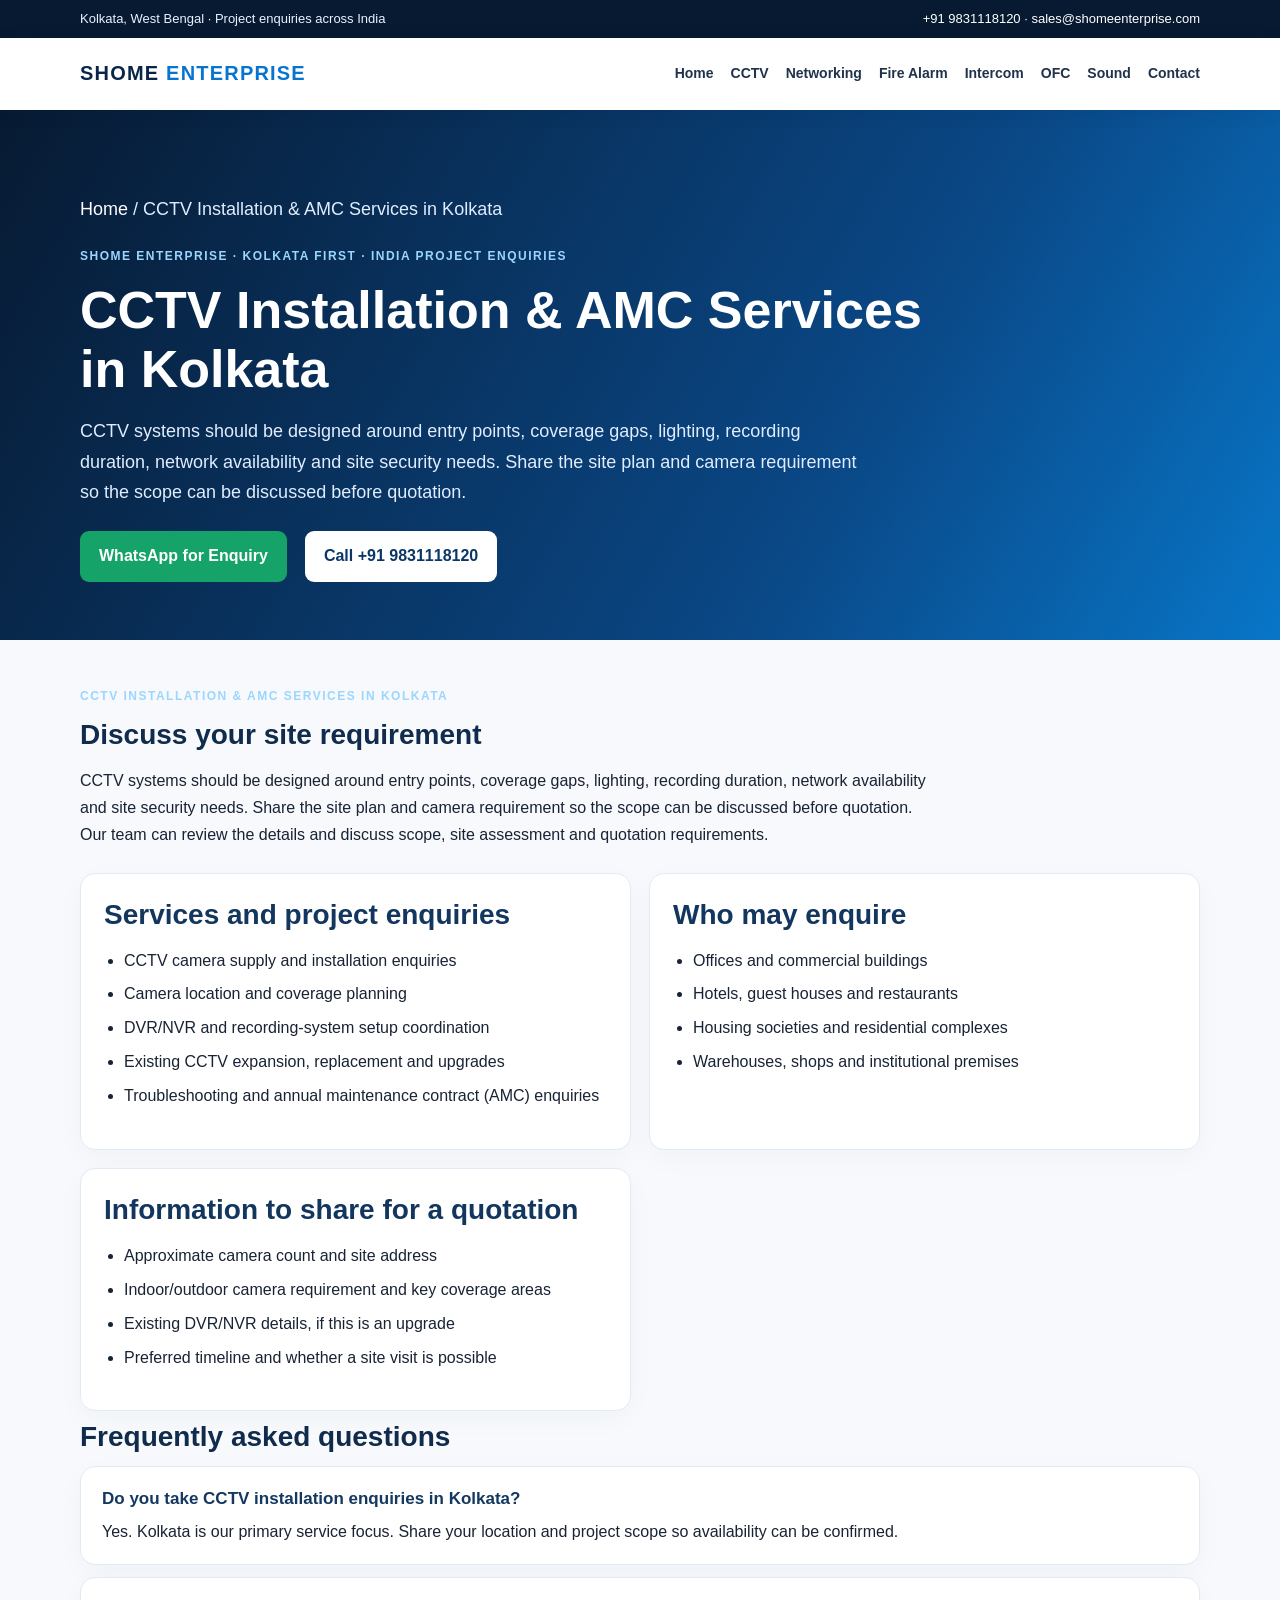
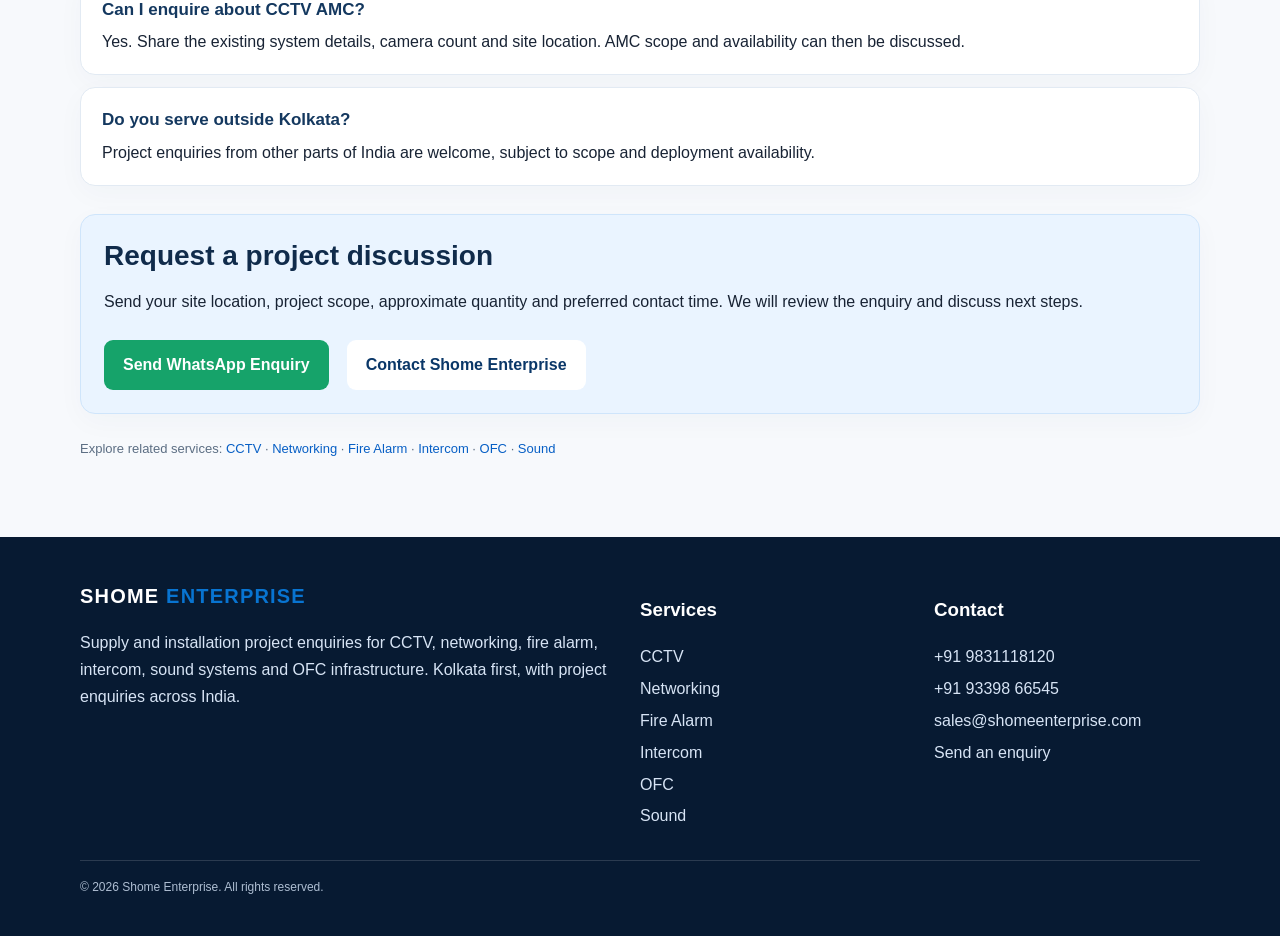
<file: cctv-installation-kolkata.html>
<!doctype html> 
<html lang="en-IN"><head>
<meta charset="utf-8"><meta name="viewport" content="width=device-width, initial-scale=1">
<title>CCTV Installation in Kolkata | Camera Setup, Upgrade &amp; AMC | Shome Enterprise</title><meta name="description" content="Enquire with Shome Enterprise for CCTV camera supply, installation, system upgrades and maintenance for offices, buildings and commercial sites in Kolkata. Project enquiries across India."><meta name="robots" content="index,follow,max-image-preview:large">
<link rel="canonical" href="https://nabarunshome65-tech.github.io/shome-enterprise-company/cctv-installation-kolkata.html"><link rel="stylesheet" href="assets/style.css">
<meta property="og:type" content="website"><meta property="og:site_name" content="Shome Enterprise"><meta property="og:title" content="CCTV Installation in Kolkata | Camera Setup, Upgrade &amp; AMC | Shome Enterprise"><meta property="og:description" content="Enquire with Shome Enterprise for CCTV camera supply, installation, system upgrades and maintenance for offices, buildings and commercial sites in Kolkata. Project enquiries across India."><meta property="og:url" content="https://nabarunshome65-tech.github.io/shome-enterprise-company/cctv-installation-kolkata.html">
<meta name="twitter:card" content="summary"><meta name="twitter:title" content="CCTV Installation in Kolkata | Camera Setup, Upgrade &amp; AMC | Shome Enterprise"><meta name="twitter:description" content="Enquire with Shome Enterprise for CCTV camera supply, installation, system upgrades and maintenance for offices, buildings and commercial sites in Kolkata. Project enquiries across India.">
<script type="application/ld+json">{"@context": "https://schema.org", "@graph": [{"@type": "Organization", "@id": "https://nabarunshome65-tech.github.io/shome-enterprise-company/#organization", "name": "Shome Enterprise", "url": "https://nabarunshome65-tech.github.io/shome-enterprise-company/", "email": "sales@shomeenterprise.com", "telephone": ["+919831118120", "+919339866545"]}, {"@type": "Service", "name": "CCTV Installation & AMC Services in Kolkata", "description": "Enquire with Shome Enterprise for CCTV camera supply, installation, system upgrades and maintenance for offices, buildings and commercial sites in Kolkata. Project enquiries across India.", "provider": {"@id": "https://nabarunshome65-tech.github.io/shome-enterprise-company/#organization"}, "areaServed": [{"@type": "City", "name": "Kolkata"}, {"@type": "AdministrativeArea", "name": "West Bengal"}, {"@type": "Country", "name": "India"}], "url": "https://nabarunshome65-tech.github.io/shome-enterprise-company/cctv-installation-kolkata.html"}, {"@type": "BreadcrumbList", "itemListElement": [{"@type": "ListItem", "position": 1, "name": "Home", "item": "https://nabarunshome65-tech.github.io/shome-enterprise-company/"}, {"@type": "ListItem", "position": 2, "name": "CCTV Installation & AMC Services in Kolkata", "item": "https://nabarunshome65-tech.github.io/shome-enterprise-company/cctv-installation-kolkata.html"}]}]}</script>
</head><body><a class="skip" href="#main">Skip to content</a>
<div class="top"><div class="wrap"><span>Kolkata, West Bengal · Project enquiries across India</span><span><a href="tel:+919831118120">+91 9831118120</a> · <a href="mailto:sales@shomeenterprise.com">sales@shomeenterprise.com</a></span></div></div>
<header class="nav"><div class="wrap navin"><a class="brand" href="index.html">SHOME <span>ENTERPRISE</span></a><nav class="links" aria-label="Main navigation"><a href="index.html">Home</a><a href="cctv-installation-kolkata.html">CCTV</a><a href="networking-services-kolkata.html">Networking</a><a href="fire-alarm-systems-kolkata.html">Fire Alarm</a><a href="intercom-installation-kolkata.html">Intercom</a><a href="ofc-cable-installation-kolkata.html">OFC</a><a href="sound-system-installation-kolkata.html">Sound</a><a href="contact.html">Contact</a></nav></div></header>
<main id="main"><section class="hero"><div class="wrap"><p class="crumb"><a href="index.html">Home</a> / CCTV Installation &amp; AMC Services in Kolkata</p><span class="eyebrow">Shome Enterprise · Kolkata first · India project enquiries</span><h1>CCTV Installation &amp; AMC Services in Kolkata</h1><p>CCTV systems should be designed around entry points, coverage gaps, lighting, recording duration, network availability and site security needs. Share the site plan and camera requirement so the scope can be discussed before quotation.</p><div class="actions"><a class="btn" href="https://wa.me/919831118120?text=Hello%20Shome%20Enterprise%2C%20I%20would%20like%20to%20enquire%20about%20CCTV%20Installation%20%26%20AMC%20Services%20in%20Kolkata.%20My%20site%20location%20is%3A%20">WhatsApp for Enquiry</a><a class="btn alt" href="tel:+919831118120">Call +91 9831118120</a></div></div></section>
<div class="wrap main"><section class="intro"><span class="kicker">CCTV Installation &amp; AMC Services in Kolkata</span><h2>Discuss your site requirement</h2><p>CCTV systems should be designed around entry points, coverage gaps, lighting, recording duration, network availability and site security needs. Share the site plan and camera requirement so the scope can be discussed before quotation. Our team can review the details and discuss scope, site assessment and quotation requirements.</p></section><div class="grid"><section class="panel"><h2>Services and project enquiries</h2><ul><li>CCTV camera supply and installation enquiries</li><li>Camera location and coverage planning</li><li>DVR/NVR and recording-system setup coordination</li><li>Existing CCTV expansion, replacement and upgrades</li><li>Troubleshooting and annual maintenance contract (AMC) enquiries</li></ul></section><section class="panel"><h2>Who may enquire</h2><ul><li>Offices and commercial buildings</li><li>Hotels, guest houses and restaurants</li><li>Housing societies and residential complexes</li><li>Warehouses, shops and institutional premises</li></ul></section><section class="panel"><h2>Information to share for a quotation</h2><ul><li>Approximate camera count and site address</li><li>Indoor/outdoor camera requirement and key coverage areas</li><li>Existing DVR/NVR details, if this is an upgrade</li><li>Preferred timeline and whether a site visit is possible</li></ul></section></div><section><h2>Frequently asked questions</h2><article class="faq"><h3>Do you take CCTV installation enquiries in Kolkata?</h3><p>Yes. Kolkata is our primary service focus. Share your location and project scope so availability can be confirmed.</p></article><article class="faq"><h3>Can I enquire about CCTV AMC?</h3><p>Yes. Share the existing system details, camera count and site location. AMC scope and availability can then be discussed.</p></article><article class="faq"><h3>Do you serve outside Kolkata?</h3><p>Project enquiries from other parts of India are welcome, subject to scope and deployment availability.</p></article></section><section class="cta"><h2>Request a project discussion</h2><p>Send your site location, project scope, approximate quantity and preferred contact time. We will review the enquiry and discuss next steps.</p><div class="actions"><a class="btn" href="https://wa.me/919831118120?text=Hello%20Shome%20Enterprise%2C%20I%20would%20like%20to%20enquire%20about%20CCTV%20Installation%20%26%20AMC%20Services%20in%20Kolkata.%20My%20site%20location%20is%3A%20">Send WhatsApp Enquiry</a><a class="btn alt" href="contact.html">Contact Shome Enterprise</a></div></section><p class="small">Explore related services: <a href="cctv-installation-kolkata.html">CCTV</a> · <a href="networking-services-kolkata.html">Networking</a> · <a href="fire-alarm-systems-kolkata.html">Fire Alarm</a> · <a href="intercom-installation-kolkata.html">Intercom</a> · <a href="ofc-cable-installation-kolkata.html">OFC</a> · <a href="sound-system-installation-kolkata.html">Sound</a></p></div></main>
<footer class="footer"><div class="wrap"><div class="footgrid"><div><a class="brand" href="index.html">SHOME <span>ENTERPRISE</span></a><p>Supply and installation project enquiries for CCTV, networking, fire alarm, intercom, sound systems and OFC infrastructure. Kolkata first, with project enquiries across India.</p></div><div><h3>Services</h3><a href="cctv-installation-kolkata.html">CCTV</a><a href="networking-services-kolkata.html">Networking</a><a href="fire-alarm-systems-kolkata.html">Fire Alarm</a><a href="intercom-installation-kolkata.html">Intercom</a><a href="ofc-cable-installation-kolkata.html">OFC</a><a href="sound-system-installation-kolkata.html">Sound</a></div><div><h3>Contact</h3><a href="tel:+919831118120">+91 9831118120</a><a href="tel:+919339866545">+91 93398 66545</a><a href="mailto:sales@shomeenterprise.com">sales@shomeenterprise.com</a><a href="contact.html">Send an enquiry</a></div></div><div class="copy">© 2026 Shome Enterprise. All rights reserved.</div></div></footer></body></html>
</file>
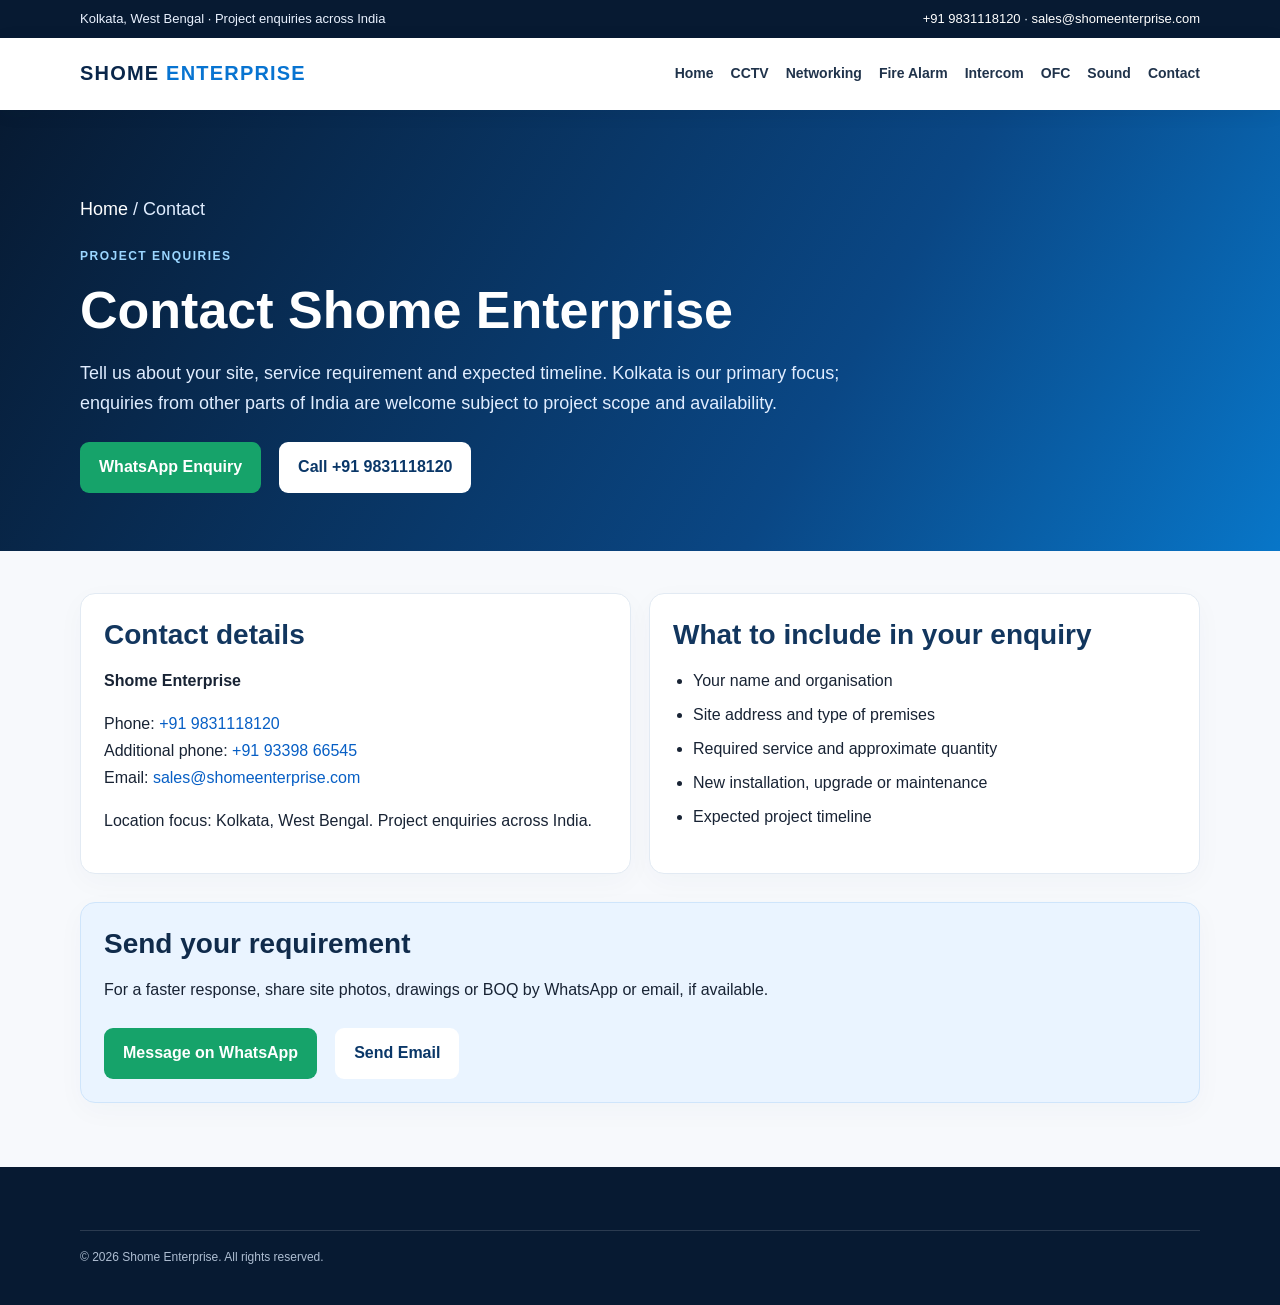
<file: contact.html>
<!doctype html><html lang="en-IN"><head><meta charset="utf-8"><meta name="viewport" content="width=device-width, initial-scale=1"><title>Contact Shome Enterprise | CCTV & ELV Contractor Kolkata</title><meta name="description" content="Contact Shome Enterprise, Kolkata, for CCTV, networking, fire alarm, intercom, sound system and OFC supply and installation project enquiries."><meta name="robots" content="index,follow"><link rel="canonical" href="https://nabarunshome65-tech.github.io/shome-enterprise-company/contact.html"><link rel="stylesheet" href="assets/style.css"><meta property="og:title" content="Contact Shome Enterprise | Kolkata"><meta property="og:description" content="Discuss your CCTV, networking, fire alarm, intercom, sound system and OFC project requirement."><meta property="og:url" content="https://nabarunshome65-tech.github.io/shome-enterprise-company/contact.html"><script type="application/ld+json">{"@context": "https://schema.org", "@type": "Organization", "name": "Shome Enterprise", "url": "https://nabarunshome65-tech.github.io/shome-enterprise-company/", "email": "sales@shomeenterprise.com", "telephone": ["+919831118120", "+919339866545"], "contactPoint": [{"@type": "ContactPoint", "telephone": "+919831118120", "contactType": "sales", "email": "sales@shomeenterprise.com", "areaServed": "IN", "availableLanguage": ["English", "Bengali", "Hindi"]}]}</script></head><body><div class="top"><div class="wrap"><span>Kolkata, West Bengal · Project enquiries across India</span><span><a href="tel:+919831118120">+91 9831118120</a> · <a href="mailto:sales@shomeenterprise.com">sales@shomeenterprise.com</a></span></div></div><header class="nav"><div class="wrap navin"><a class="brand" href="index.html">SHOME <span>ENTERPRISE</span></a><nav class="links"><a href="index.html">Home</a><a href="cctv-installation-kolkata.html">CCTV</a><a href="networking-services-kolkata.html">Networking</a><a href="fire-alarm-systems-kolkata.html">Fire Alarm</a><a href="intercom-installation-kolkata.html">Intercom</a><a href="ofc-cable-installation-kolkata.html">OFC</a><a href="sound-system-installation-kolkata.html">Sound</a><a href="contact.html">Contact</a></nav></div></header><main><section class="hero"><div class="wrap"><p class="crumb"><a href="index.html">Home</a> / Contact</p><span class="eyebrow">Project enquiries</span><h1>Contact Shome Enterprise</h1><p>Tell us about your site, service requirement and expected timeline. Kolkata is our primary focus; enquiries from other parts of India are welcome subject to project scope and availability.</p><div class="actions"><a class="btn" href="https://wa.me/919831118120?text=Hello%20Shome%20Enterprise%2C%20I%20would%20like%20to%20discuss%20a%20project.%20My%20site%20location%20is%3A">WhatsApp Enquiry</a><a class="btn alt" href="tel:+919831118120">Call +91 9831118120</a></div></div></section><div class="wrap main"><div class="grid"><section class="panel"><h2>Contact details</h2><p><strong>Shome Enterprise</strong></p><p>Phone: <a href="tel:+919831118120">+91 9831118120</a><br>Additional phone: <a href="tel:+919339866545">+91 93398 66545</a><br>Email: <a href="mailto:sales@shomeenterprise.com">sales@shomeenterprise.com</a></p><p>Location focus: Kolkata, West Bengal. Project enquiries across India.</p></section><section class="panel"><h2>What to include in your enquiry</h2><ul><li>Your name and organisation</li><li>Site address and type of premises</li><li>Required service and approximate quantity</li><li>New installation, upgrade or maintenance</li><li>Expected project timeline</li></ul></section></div><section class="cta"><h2>Send your requirement</h2><p>For a faster response, share site photos, drawings or BOQ by WhatsApp or email, if available.</p><div class="actions"><a class="btn" href="https://wa.me/919831118120?text=Hello%20Shome%20Enterprise%2C%20please%20contact%20me%20about%20a%20project.">Message on WhatsApp</a><a class="btn alt" href="mailto:sales@shomeenterprise.com?subject=Project%20Enquiry%20-%20Shome%20Enterprise">Send Email</a></div></section></div></main><footer class="footer"><div class="wrap"><div class="copy">© 2026 Shome Enterprise. All rights reserved.</div></div></footer></body></html>
</file>
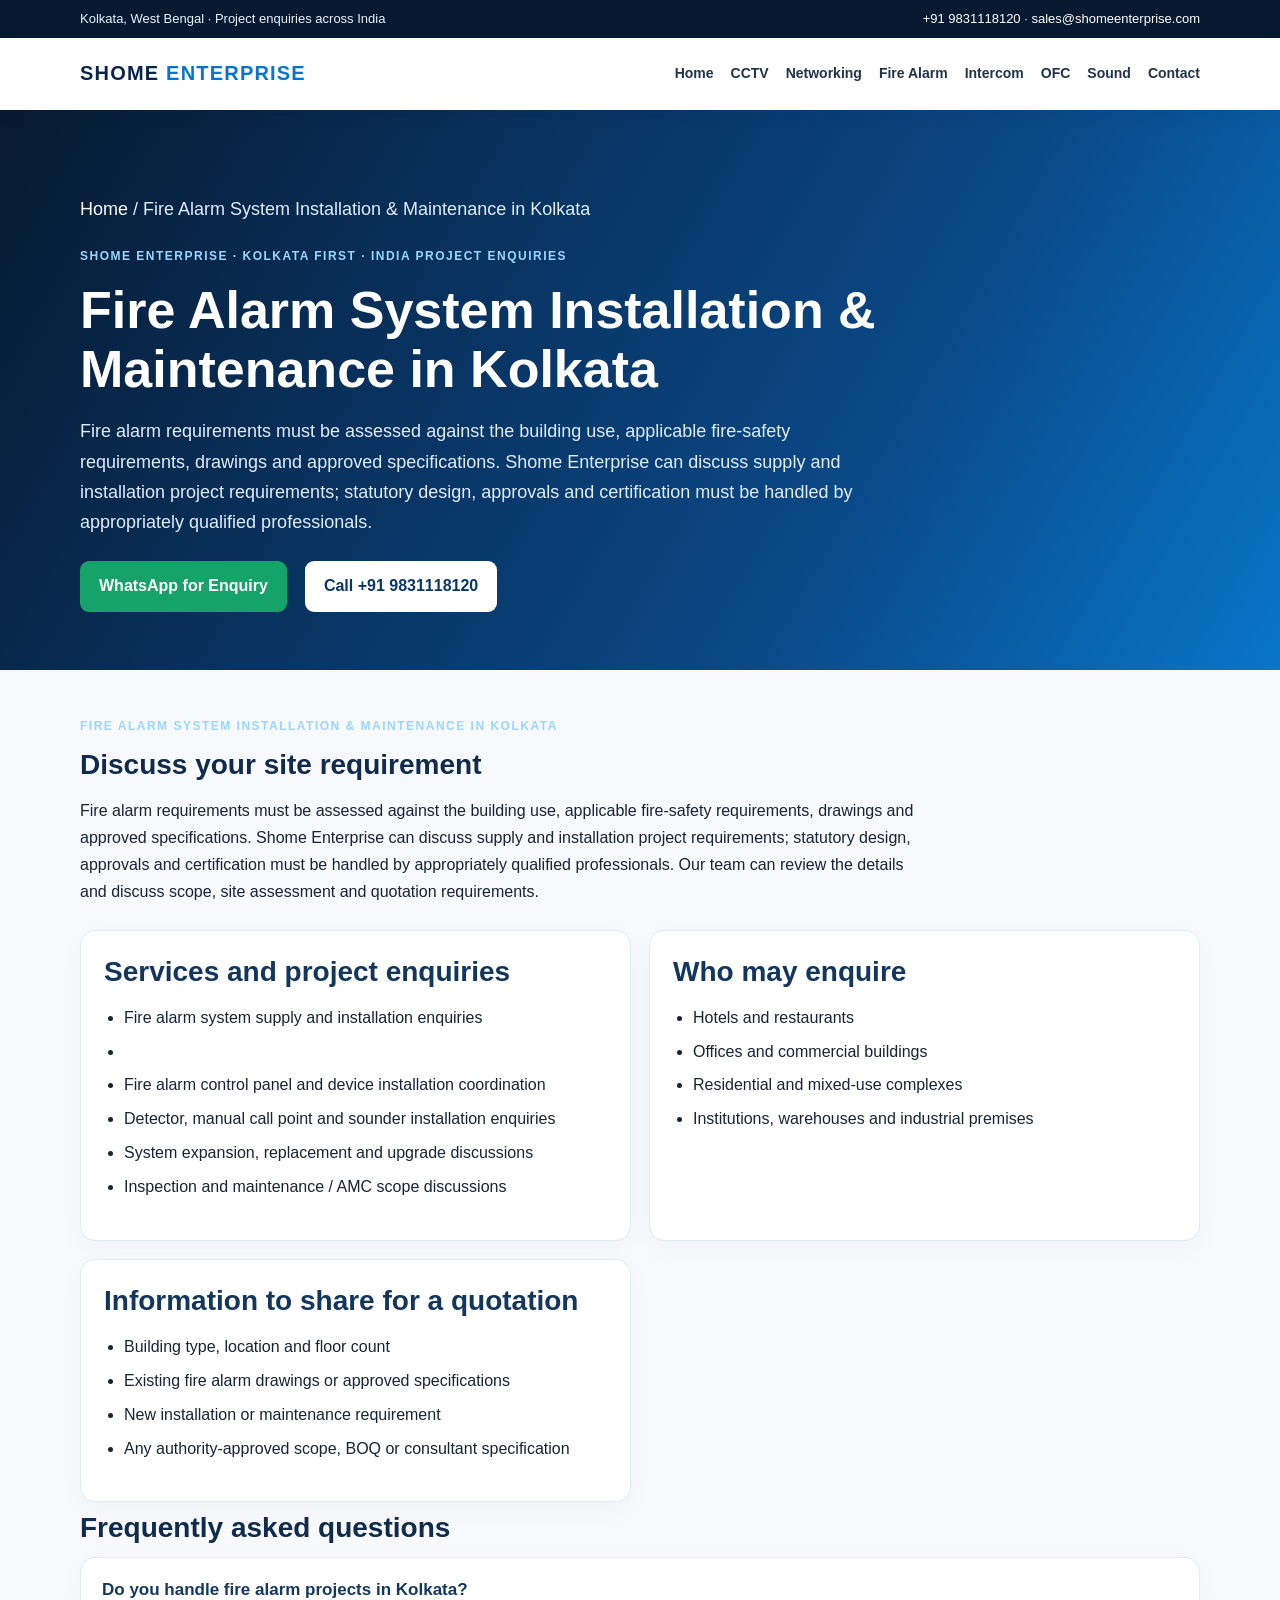
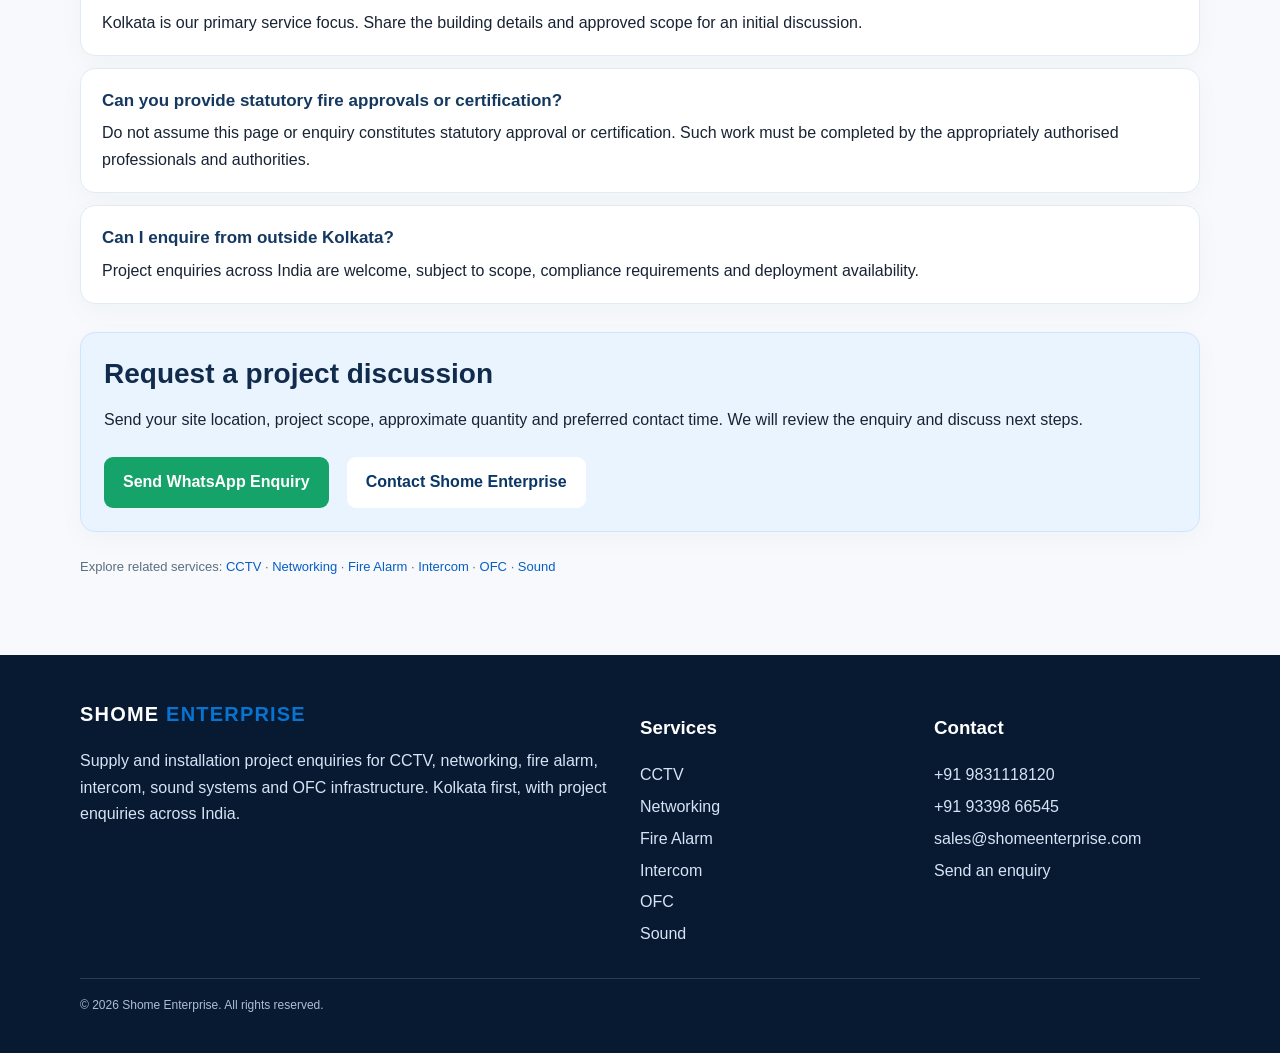
<file: fire-alarm-systems-kolkata.html>
<!doctype html>  
<html lang="en-IN"><head> 
<meta charset="utf-8"><meta name="viewport" content="width=device-width, initial-scale=1">
<title>Fire Alarm System Installation Kolkata | Shome Enterprise</title><meta name="description" content="Enquire about fire alarm system installation, upgrades and maintenance coordination for commercial premises in Kolkata. Project enquiries across India."><meta name="robots" content="index,follow,max-image-preview:large">
<link rel="canonical" href="https://nabarunshome65-tech.github.io/shome-enterprise-company/fire-alarm-systems-kolkata.html"><link rel="stylesheet" href="assets/style.css">
<meta property="og:type" content="website"><meta property="og:site_name" content="Shome Enterprise"><meta property="og:title" content="Fire Alarm System Installation Kolkata | Shome Enterprise"><meta property="og:description" content="Enquire about fire alarm system installation, upgrades and maintenance coordination for commercial premises in Kolkata. Project enquiries across India."><meta property="og:url" content="https://nabarunshome65-tech.github.io/shome-enterprise-company/fire-alarm-systems-kolkata.html">
<meta name="twitter:card" content="summary"><meta name="twitter:title" content="Fire Alarm System Installation Kolkata | Shome Enterprise"><meta name="twitter:description" content="Enquire about fire alarm system installation, upgrades and maintenance coordination for commercial premises in Kolkata. Project enquiries across India.">
<script type="application/ld+json">{"@context": "https://schema.org", "@graph": [{"@type": "Organization", "@id": "https://nabarunshome65-tech.github.io/shome-enterprise-company/#organization", "name": "Shome Enterprise", "url": "https://nabarunshome65-tech.github.io/shome-enterprise-company/", "email": "sales@shomeenterprise.com", "telephone": ["+919831118120", "+919339866545"]}, {"@type": "Service", "name": "Fire Alarm System Installation & Maintenance in Kolkata", "description": "Enquire about fire alarm system installation, upgrades and maintenance coordination for commercial premises in Kolkata. Project enquiries across India.", "provider": {"@id": "https://nabarunshome65-tech.github.io/shome-enterprise-company/#organization"}, "areaServed": [{"@type": "City", "name": "Kolkata"}, {"@type": "AdministrativeArea", "name": "West Bengal"}, {"@type": "Country", "name": "India"}], "url": "https://nabarunshome65-tech.github.io/shome-enterprise-company/fire-alarm-systems-kolkata.html"}, {"@type": "BreadcrumbList", "itemListElement": [{"@type": "ListItem", "position": 1, "name": "Home", "item": "https://nabarunshome65-tech.github.io/shome-enterprise-company/"}, {"@type": "ListItem", "position": 2, "name": "Fire Alarm System Installation & Maintenance in Kolkata", "item": "https://nabarunshome65-tech.github.io/shome-enterprise-company/fire-alarm-systems-kolkata.html"}]}]}</script>
</head><body><a class="skip" href="#main">Skip to content</a>
<div class="top"><div class="wrap"><span>Kolkata, West Bengal · Project enquiries across India</span><span><a href="tel:+919831118120">+91 9831118120</a> · <a href="mailto:sales@shomeenterprise.com">sales@shomeenterprise.com</a></span></div></div>
<header class="nav"><div class="wrap navin"><a class="brand" href="index.html">SHOME <span>ENTERPRISE</span></a><nav class="links" aria-label="Main navigation"><a href="index.html">Home</a><a href="cctv-installation-kolkata.html">CCTV</a><a href="networking-services-kolkata.html">Networking</a><a href="fire-alarm-systems-kolkata.html">Fire Alarm</a><a href="intercom-installation-kolkata.html">Intercom</a><a href="ofc-cable-installation-kolkata.html">OFC</a><a href="sound-system-installation-kolkata.html">Sound</a><a href="contact.html">Contact</a></nav></div></header>
<main id="main"><section class="hero"><div class="wrap"><p class="crumb"><a href="index.html">Home</a> / Fire Alarm System Installation &amp; Maintenance in Kolkata</p><span class="eyebrow">Shome Enterprise · Kolkata first · India project enquiries</span><h1>Fire Alarm System Installation &amp; Maintenance in Kolkata</h1><p>Fire alarm requirements must be assessed against the building use, applicable fire-safety requirements, drawings and approved specifications. Shome Enterprise can discuss supply and installation project requirements; statutory design, approvals and certification must be handled by appropriately qualified professionals.</p><div class="actions"><a class="btn" href="https://wa.me/919831118120?text=Hello%20Shome%20Enterprise%2C%20I%20would%20like%20to%20enquire%20about%20Fire%20Alarm%20System%20Installation%20%26%20Maintenance%20in%20Kolkata.%20My%20site%20location%20is%3A%20">WhatsApp for Enquiry</a><a class="btn alt" href="tel:+919831118120">Call +91 9831118120</a></div></div></section>
<div class="wrap main"><section class="intro"><span class="kicker">Fire Alarm System Installation &amp; Maintenance in Kolkata</span><h2>Discuss your site requirement</h2><p>Fire alarm requirements must be assessed against the building use, applicable fire-safety requirements, drawings and approved specifications. Shome Enterprise can discuss supply and installation project requirements; statutory design, approvals and certification must be handled by appropriately qualified professionals. Our team can review the details and discuss scope, site assessment and quotation requirements.</p></section><div class="grid"><section class="panel"><h2>Services and project enquiries</h2><ul><li>Fire alarm system supply and installation enquiries<li><li>Fire alarm control panel and device installation coordination</li><li>Detector, manual call point and sounder installation enquiries</li><li>System expansion, replacement and upgrade discussions</li><li>Inspection and maintenance / AMC scope discussions</li></ul></section><section class="panel"><h2>Who may enquire</h2><ul><li>Hotels and restaurants</li><li>Offices and commercial buildings</li><li>Residential and mixed-use complexes</li><li>Institutions, warehouses and industrial premises</li></ul></section><section class="panel"><h2>Information to share for a quotation</h2><ul><li>Building type, location and floor count</li><li>Existing fire alarm drawings or approved specifications</li><li>New installation or maintenance requirement</li><li>Any authority-approved scope, BOQ or consultant specification</li></ul></section></div><section><h2>Frequently asked questions</h2><article class="faq"><h3>Do you handle fire alarm projects in Kolkata?</h3><p>Kolkata is our primary service focus. Share the building details and approved scope for an initial discussion.</p></article><article class="faq"><h3>Can you provide statutory fire approvals or certification?</h3><p>Do not assume this page or enquiry constitutes statutory approval or certification. Such work must be completed by the appropriately authorised professionals and authorities.</p></article><article class="faq"><h3>Can I enquire from outside Kolkata?</h3><p>Project enquiries across India are welcome, subject to scope, compliance requirements and deployment availability.</p></article></section><section class="cta"><h2>Request a project discussion</h2><p>Send your site location, project scope, approximate quantity and preferred contact time. We will review the enquiry and discuss next steps.</p><div class="actions"><a class="btn" href="https://wa.me/919831118120?text=Hello%20Shome%20Enterprise%2C%20I%20would%20like%20to%20enquire%20about%20Fire%20Alarm%20System%20Installation%20%26%20Maintenance%20in%20Kolkata.%20My%20site%20location%20is%3A%20">Send WhatsApp Enquiry</a><a class="btn alt" href="contact.html">Contact Shome Enterprise</a></div></section><p class="small">Explore related services: <a href="cctv-installation-kolkata.html">CCTV</a> · <a href="networking-services-kolkata.html">Networking</a> · <a href="fire-alarm-systems-kolkata.html">Fire Alarm</a> · <a href="intercom-installation-kolkata.html">Intercom</a> · <a href="ofc-cable-installation-kolkata.html">OFC</a> · <a href="sound-system-installation-kolkata.html">Sound</a></p></div></main>
<footer class="footer"><div class="wrap"><div class="footgrid"><div><a class="brand" href="index.html">SHOME <span>ENTERPRISE</span></a><p>Supply and installation project enquiries for CCTV, networking, fire alarm, intercom, sound systems and OFC infrastructure. Kolkata first, with project enquiries across India.</p></div><div><h3>Services</h3><a href="cctv-installation-kolkata.html">CCTV</a><a href="networking-services-kolkata.html">Networking</a><a href="fire-alarm-systems-kolkata.html">Fire Alarm</a><a href="intercom-installation-kolkata.html">Intercom</a><a href="ofc-cable-installation-kolkata.html">OFC</a><a href="sound-system-installation-kolkata.html">Sound</a></div><div><h3>Contact</h3><a href="tel:+919831118120">+91 9831118120</a><a href="tel:+919339866545">+91 93398 66545</a><a href="mailto:sales@shomeenterprise.com">sales@shomeenterprise.com</a><a href="contact.html">Send an enquiry</a></div></div><div class="copy">© 2026 Shome Enterprise. All rights reserved.</div></div></footer></body></html>
</file>
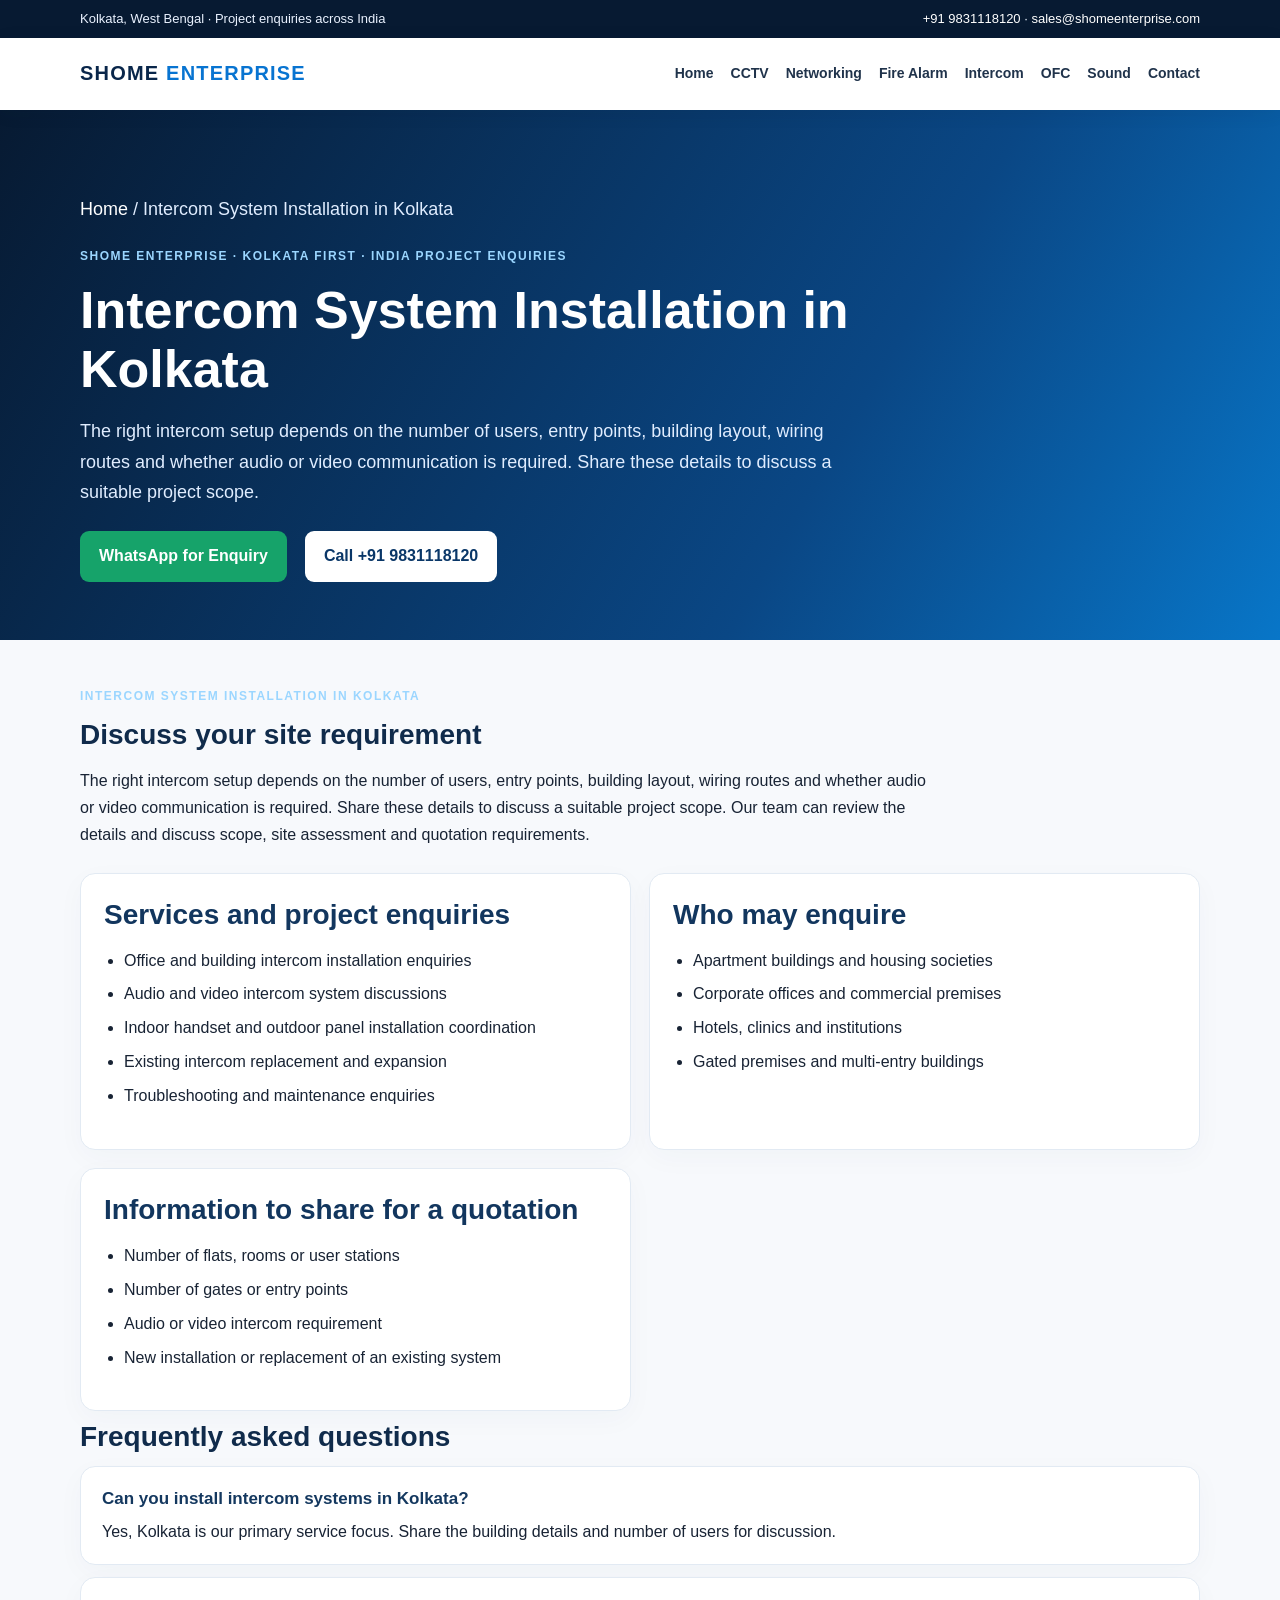
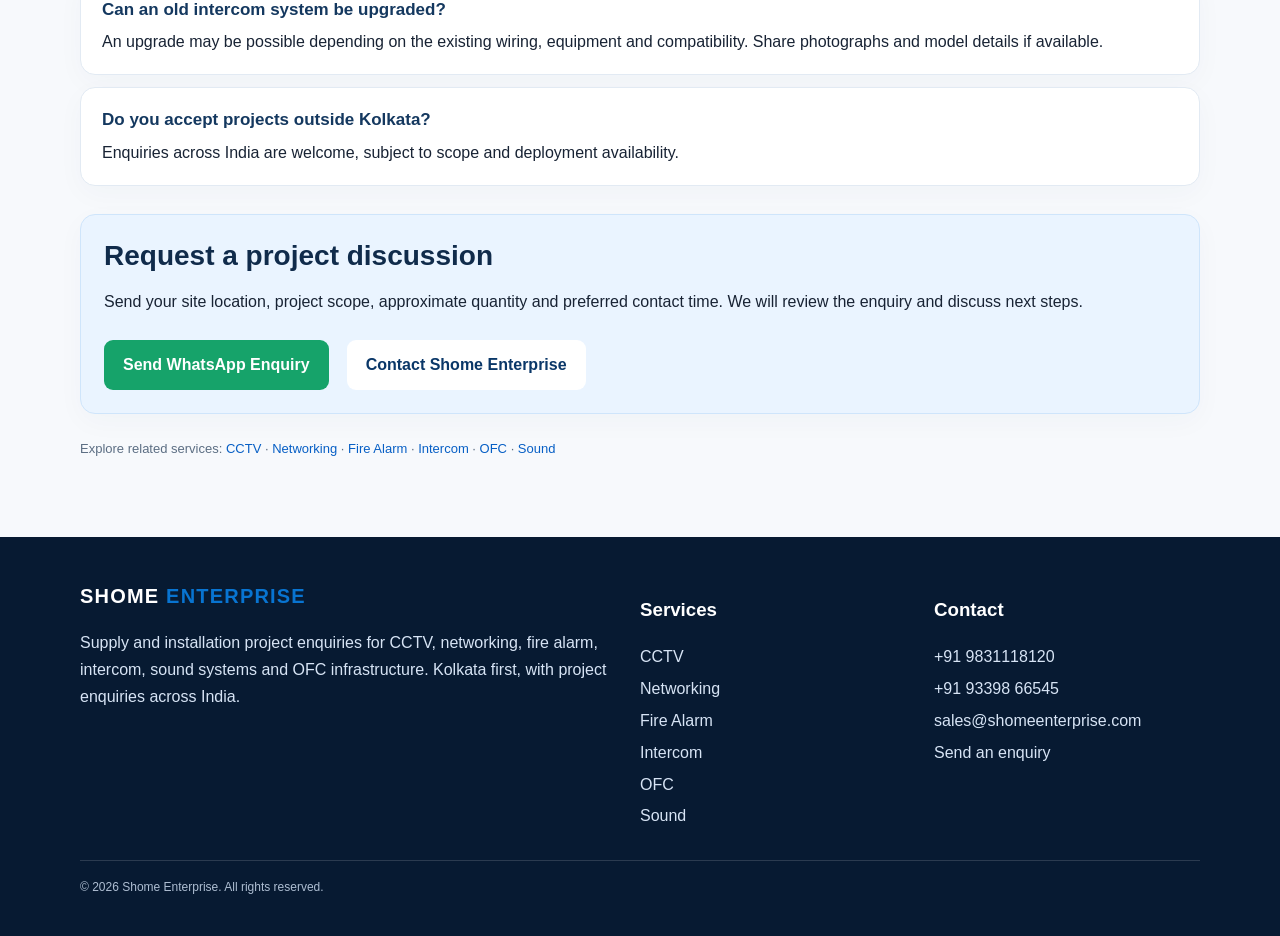
<file: intercom-installation-kolkata.html>
<!doctype html>   
<html lang="en-IN"><head>
<meta charset="utf-8"><meta name="viewport" content="width=device-width, initial-scale=1">
<title>Intercom Installation Kolkata | Office &amp; Building Intercom | Shome Enterprise</title><meta name="description" content="Contact Shome Enterprise for intercom system supply, installation, replacement and maintenance enquiries for offices and buildings in Kolkata."><meta name="robots" content="index,follow,max-image-preview:large">
<link rel="canonical" href="https://nabarunshome65-tech.github.io/shome-enterprise-company/intercom-installation-kolkata.html"><link rel="stylesheet" href="assets/style.css">
<meta property="og:type" content="website"><meta property="og:site_name" content="Shome Enterprise"><meta property="og:title" content="Intercom Installation Kolkata | Office &amp; Building Intercom | Shome Enterprise"><meta property="og:description" content="Contact Shome Enterprise for intercom system supply, installation, replacement and maintenance enquiries for offices and buildings in Kolkata."><meta property="og:url" content="https://nabarunshome65-tech.github.io/shome-enterprise-company/intercom-installation-kolkata.html">
<meta name="twitter:card" content="summary"><meta name="twitter:title" content="Intercom Installation Kolkata | Office &amp; Building Intercom | Shome Enterprise"><meta name="twitter:description" content="Contact Shome Enterprise for intercom system supply, installation, replacement and maintenance enquiries for offices and buildings in Kolkata.">
<script type="application/ld+json">{"@context": "https://schema.org", "@graph": [{"@type": "Organization", "@id": "https://nabarunshome65-tech.github.io/shome-enterprise-company/#organization", "name": "Shome Enterprise", "url": "https://nabarunshome65-tech.github.io/shome-enterprise-company/", "email": "sales@shomeenterprise.com", "telephone": ["+919831118120", "+919339866545"]}, {"@type": "Service", "name": "Intercom System Installation in Kolkata", "description": "Contact Shome Enterprise for intercom system supply, installation, replacement and maintenance enquiries for offices and buildings in Kolkata.", "provider": {"@id": "https://nabarunshome65-tech.github.io/shome-enterprise-company/#organization"}, "areaServed": [{"@type": "City", "name": "Kolkata"}, {"@type": "AdministrativeArea", "name": "West Bengal"}, {"@type": "Country", "name": "India"}], "url": "https://nabarunshome65-tech.github.io/shome-enterprise-company/intercom-installation-kolkata.html"}, {"@type": "BreadcrumbList", "itemListElement": [{"@type": "ListItem", "position": 1, "name": "Home", "item": "https://nabarunshome65-tech.github.io/shome-enterprise-company/"}, {"@type": "ListItem", "position": 2, "name": "Intercom System Installation in Kolkata", "item": "https://nabarunshome65-tech.github.io/shome-enterprise-company/intercom-installation-kolkata.html"}]}]}</script>
</head><body><a class="skip" href="#main">Skip to content</a>
<div class="top"><div class="wrap"><span>Kolkata, West Bengal · Project enquiries across India</span><span><a href="tel:+919831118120">+91 9831118120</a> · <a href="mailto:sales@shomeenterprise.com">sales@shomeenterprise.com</a></span></div></div>
<header class="nav"><div class="wrap navin"><a class="brand" href="index.html">SHOME <span>ENTERPRISE</span></a><nav class="links" aria-label="Main navigation"><a href="index.html">Home</a><a href="cctv-installation-kolkata.html">CCTV</a><a href="networking-services-kolkata.html">Networking</a><a href="fire-alarm-systems-kolkata.html">Fire Alarm</a><a href="intercom-installation-kolkata.html">Intercom</a><a href="ofc-cable-installation-kolkata.html">OFC</a><a href="sound-system-installation-kolkata.html">Sound</a><a href="contact.html">Contact</a></nav></div></header>
<main id="main"><section class="hero"><div class="wrap"><p class="crumb"><a href="index.html">Home</a> / Intercom System Installation in Kolkata</p><span class="eyebrow">Shome Enterprise · Kolkata first · India project enquiries</span><h1>Intercom System Installation in Kolkata</h1><p>The right intercom setup depends on the number of users, entry points, building layout, wiring routes and whether audio or video communication is required. Share these details to discuss a suitable project scope.</p><div class="actions"><a class="btn" href="https://wa.me/919831118120?text=Hello%20Shome%20Enterprise%2C%20I%20would%20like%20to%20enquire%20about%20Intercom%20System%20Installation%20in%20Kolkata.%20My%20site%20location%20is%3A%20">WhatsApp for Enquiry</a><a class="btn alt" href="tel:+919831118120">Call +91 9831118120</a></div></div></section>
<div class="wrap main"><section class="intro"><span class="kicker">Intercom System Installation in Kolkata</span><h2>Discuss your site requirement</h2><p>The right intercom setup depends on the number of users, entry points, building layout, wiring routes and whether audio or video communication is required. Share these details to discuss a suitable project scope. Our team can review the details and discuss scope, site assessment and quotation requirements.</p></section><div class="grid"><section class="panel"><h2>Services and project enquiries</h2><ul><li>Office and building intercom installation enquiries</li><li>Audio and video intercom system discussions</li><li>Indoor handset and outdoor panel installation coordination</li><li>Existing intercom replacement and expansion</li><li>Troubleshooting and maintenance enquiries</li></ul></section><section class="panel"><h2>Who may enquire</h2><ul><li>Apartment buildings and housing societies</li><li>Corporate offices and commercial premises</li><li>Hotels, clinics and institutions</li><li>Gated premises and multi-entry buildings</li></ul></section><section class="panel"><h2>Information to share for a quotation</h2><ul><li>Number of flats, rooms or user stations</li><li>Number of gates or entry points</li><li>Audio or video intercom requirement</li><li>New installation or replacement of an existing system</li></ul></section></div><section><h2>Frequently asked questions</h2><article class="faq"><h3>Can you install intercom systems in Kolkata?</h3><p>Yes, Kolkata is our primary service focus. Share the building details and number of users for discussion.</p></article><article class="faq"><h3>Can an old intercom system be upgraded?</h3><p>An upgrade may be possible depending on the existing wiring, equipment and compatibility. Share photographs and model details if available.</p></article><article class="faq"><h3>Do you accept projects outside Kolkata?</h3><p>Enquiries across India are welcome, subject to scope and deployment availability.</p></article></section><section class="cta"><h2>Request a project discussion</h2><p>Send your site location, project scope, approximate quantity and preferred contact time. We will review the enquiry and discuss next steps.</p><div class="actions"><a class="btn" href="https://wa.me/919831118120?text=Hello%20Shome%20Enterprise%2C%20I%20would%20like%20to%20enquire%20about%20Intercom%20System%20Installation%20in%20Kolkata.%20My%20site%20location%20is%3A%20">Send WhatsApp Enquiry</a><a class="btn alt" href="contact.html">Contact Shome Enterprise</a></div></section><p class="small">Explore related services: <a href="cctv-installation-kolkata.html">CCTV</a> · <a href="networking-services-kolkata.html">Networking</a> · <a href="fire-alarm-systems-kolkata.html">Fire Alarm</a> · <a href="intercom-installation-kolkata.html">Intercom</a> · <a href="ofc-cable-installation-kolkata.html">OFC</a> · <a href="sound-system-installation-kolkata.html">Sound</a></p></div></main>
<footer class="footer"><div class="wrap"><div class="footgrid"><div><a class="brand" href="index.html">SHOME <span>ENTERPRISE</span></a><p>Supply and installation project enquiries for CCTV, networking, fire alarm, intercom, sound systems and OFC infrastructure. Kolkata first, with project enquiries across India.</p></div><div><h3>Services</h3><a href="cctv-installation-kolkata.html">CCTV</a><a href="networking-services-kolkata.html">Networking</a><a href="fire-alarm-systems-kolkata.html">Fire Alarm</a><a href="intercom-installation-kolkata.html">Intercom</a><a href="ofc-cable-installation-kolkata.html">OFC</a><a href="sound-system-installation-kolkata.html">Sound</a></div><div><h3>Contact</h3><a href="tel:+919831118120">+91 9831118120</a><a href="tel:+919339866545">+91 93398 66545</a><a href="mailto:sales@shomeenterprise.com">sales@shomeenterprise.com</a><a href="contact.html">Send an enquiry</a></div></div><div class="copy">© 2026 Shome Enterprise. All rights reserved.</div></div></footer></body></html>
</file>
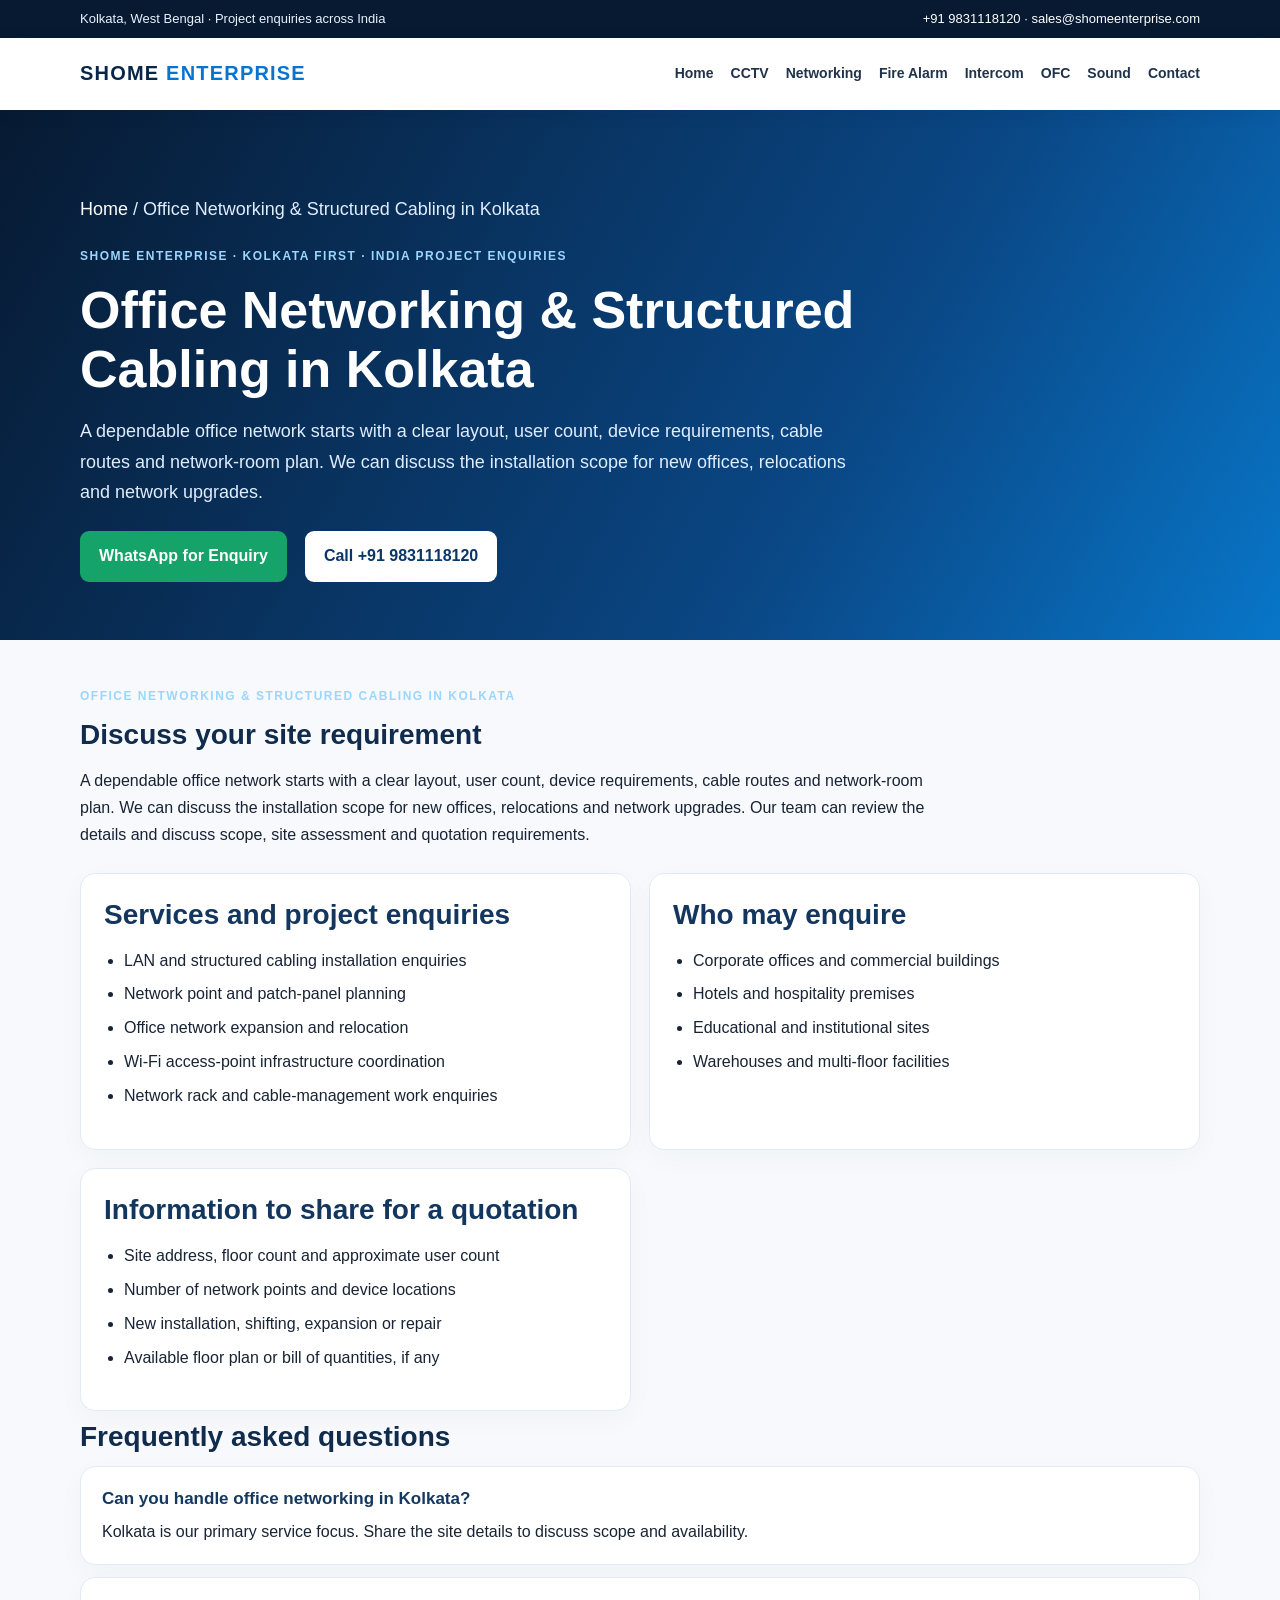
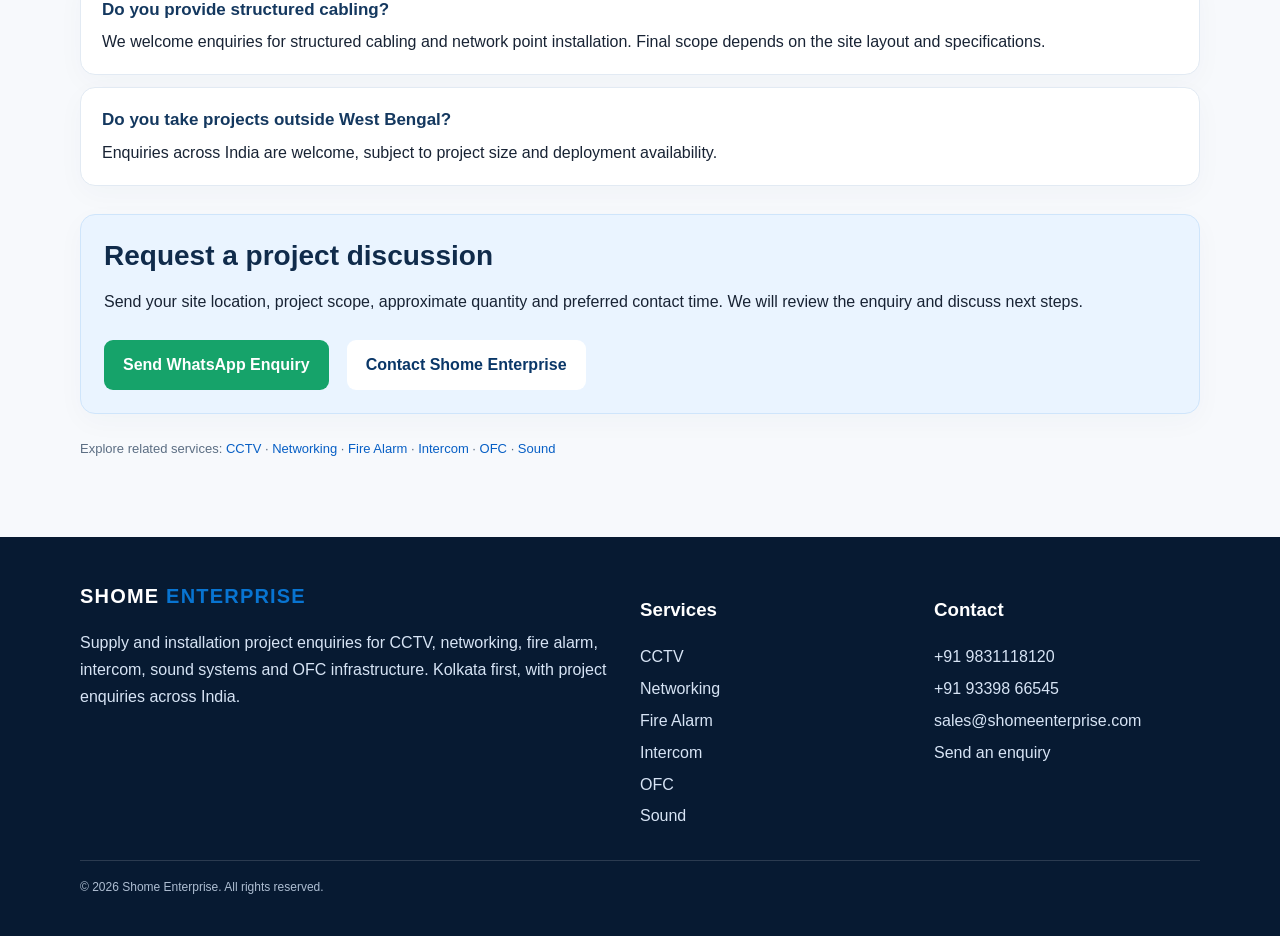
<file: networking-services-kolkata.html>
<!doctype html>   
<html lang="en-IN"><head>
<meta charset="utf-8"><meta name="viewport" content="width=device-width, initial-scale=1">
<title>Networking Company in Kolkata | LAN, Wi-Fi &amp; Structured Cabling | Shome Enterprise</title><meta name="description" content="Discuss office LAN, structured cabling, network expansion and installation requirements with Shome Enterprise in Kolkata. Project enquiries across India."><meta name="robots" content="index,follow,max-image-preview:large">
<link rel="canonical" href="https://nabarunshome65-tech.github.io/shome-enterprise-company/networking-services-kolkata.html"><link rel="stylesheet" href="assets/style.css">
<meta property="og:type" content="website"><meta property="og:site_name" content="Shome Enterprise"><meta property="og:title" content="Networking Company in Kolkata | LAN, Wi-Fi &amp; Structured Cabling | Shome Enterprise"><meta property="og:description" content="Discuss office LAN, structured cabling, network expansion and installation requirements with Shome Enterprise in Kolkata. Project enquiries across India."><meta property="og:url" content="https://nabarunshome65-tech.github.io/shome-enterprise-company/networking-services-kolkata.html">
<meta name="twitter:card" content="summary"><meta name="twitter:title" content="Networking Company in Kolkata | LAN, Wi-Fi &amp; Structured Cabling | Shome Enterprise"><meta name="twitter:description" content="Discuss office LAN, structured cabling, network expansion and installation requirements with Shome Enterprise in Kolkata. Project enquiries across India.">
<script type="application/ld+json">{"@context": "https://schema.org", "@graph": [{"@type": "Organization", "@id": "https://nabarunshome65-tech.github.io/shome-enterprise-company/#organization", "name": "Shome Enterprise", "url": "https://nabarunshome65-tech.github.io/shome-enterprise-company/", "email": "sales@shomeenterprise.com", "telephone": ["+919831118120", "+919339866545"]}, {"@type": "Service", "name": "Office Networking & Structured Cabling in Kolkata", "description": "Discuss office LAN, structured cabling, network expansion and installation requirements with Shome Enterprise in Kolkata. Project enquiries across India.", "provider": {"@id": "https://nabarunshome65-tech.github.io/shome-enterprise-company/#organization"}, "areaServed": [{"@type": "City", "name": "Kolkata"}, {"@type": "AdministrativeArea", "name": "West Bengal"}, {"@type": "Country", "name": "India"}], "url": "https://nabarunshome65-tech.github.io/shome-enterprise-company/networking-services-kolkata.html"}, {"@type": "BreadcrumbList", "itemListElement": [{"@type": "ListItem", "position": 1, "name": "Home", "item": "https://nabarunshome65-tech.github.io/shome-enterprise-company/"}, {"@type": "ListItem", "position": 2, "name": "Office Networking & Structured Cabling in Kolkata", "item": "https://nabarunshome65-tech.github.io/shome-enterprise-company/networking-services-kolkata.html"}]}]}</script>
</head><body><a class="skip" href="#main">Skip to content</a>
<div class="top"><div class="wrap"><span>Kolkata, West Bengal · Project enquiries across India</span><span><a href="tel:+919831118120">+91 9831118120</a> · <a href="mailto:sales@shomeenterprise.com">sales@shomeenterprise.com</a></span></div></div>
<header class="nav"><div class="wrap navin"><a class="brand" href="index.html">SHOME <span>ENTERPRISE</span></a><nav class="links" aria-label="Main navigation"><a href="index.html">Home</a><a href="cctv-installation-kolkata.html">CCTV</a><a href="networking-services-kolkata.html">Networking</a><a href="fire-alarm-systems-kolkata.html">Fire Alarm</a><a href="intercom-installation-kolkata.html">Intercom</a><a href="ofc-cable-installation-kolkata.html">OFC</a><a href="sound-system-installation-kolkata.html">Sound</a><a href="contact.html">Contact</a></nav></div></header>
<main id="main"><section class="hero"><div class="wrap"><p class="crumb"><a href="index.html">Home</a> / Office Networking &amp; Structured Cabling in Kolkata</p><span class="eyebrow">Shome Enterprise · Kolkata first · India project enquiries</span><h1>Office Networking &amp; Structured Cabling in Kolkata</h1><p>A dependable office network starts with a clear layout, user count, device requirements, cable routes and network-room plan. We can discuss the installation scope for new offices, relocations and network upgrades.</p><div class="actions"><a class="btn" href="https://wa.me/919831118120?text=Hello%20Shome%20Enterprise%2C%20I%20would%20like%20to%20enquire%20about%20Office%20Networking%20%26%20Structured%20Cabling%20in%20Kolkata.%20My%20site%20location%20is%3A%20">WhatsApp for Enquiry</a><a class="btn alt" href="tel:+919831118120">Call +91 9831118120</a></div></div></section>
<div class="wrap main"><section class="intro"><span class="kicker">Office Networking &amp; Structured Cabling in Kolkata</span><h2>Discuss your site requirement</h2><p>A dependable office network starts with a clear layout, user count, device requirements, cable routes and network-room plan. We can discuss the installation scope for new offices, relocations and network upgrades. Our team can review the details and discuss scope, site assessment and quotation requirements.</p></section><div class="grid"><section class="panel"><h2>Services and project enquiries</h2><ul><li>LAN and structured cabling installation enquiries</li><li>Network point and patch-panel planning</li><li>Office network expansion and relocation</li><li>Wi-Fi access-point infrastructure coordination</li><li>Network rack and cable-management work enquiries</li></ul></section><section class="panel"><h2>Who may enquire</h2><ul><li>Corporate offices and commercial buildings</li><li>Hotels and hospitality premises</li><li>Educational and institutional sites</li><li>Warehouses and multi-floor facilities</li></ul></section><section class="panel"><h2>Information to share for a quotation</h2><ul><li>Site address, floor count and approximate user count</li><li>Number of network points and device locations</li><li>New installation, shifting, expansion or repair</li><li>Available floor plan or bill of quantities, if any</li></ul></section></div><section><h2>Frequently asked questions</h2><article class="faq"><h3>Can you handle office networking in Kolkata?</h3><p>Kolkata is our primary service focus. Share the site details to discuss scope and availability.</p></article><article class="faq"><h3>Do you provide structured cabling?</h3><p>We welcome enquiries for structured cabling and network point installation. Final scope depends on the site layout and specifications.</p></article><article class="faq"><h3>Do you take projects outside West Bengal?</h3><p>Enquiries across India are welcome, subject to project size and deployment availability.</p></article></section><section class="cta"><h2>Request a project discussion</h2><p>Send your site location, project scope, approximate quantity and preferred contact time. We will review the enquiry and discuss next steps.</p><div class="actions"><a class="btn" href="https://wa.me/919831118120?text=Hello%20Shome%20Enterprise%2C%20I%20would%20like%20to%20enquire%20about%20Office%20Networking%20%26%20Structured%20Cabling%20in%20Kolkata.%20My%20site%20location%20is%3A%20">Send WhatsApp Enquiry</a><a class="btn alt" href="contact.html">Contact Shome Enterprise</a></div></section><p class="small">Explore related services: <a href="cctv-installation-kolkata.html">CCTV</a> · <a href="networking-services-kolkata.html">Networking</a> · <a href="fire-alarm-systems-kolkata.html">Fire Alarm</a> · <a href="intercom-installation-kolkata.html">Intercom</a> · <a href="ofc-cable-installation-kolkata.html">OFC</a> · <a href="sound-system-installation-kolkata.html">Sound</a></p></div></main>
<footer class="footer"><div class="wrap"><div class="footgrid"><div><a class="brand" href="index.html">SHOME <span>ENTERPRISE</span></a><p>Supply and installation project enquiries for CCTV, networking, fire alarm, intercom, sound systems and OFC infrastructure. Kolkata first, with project enquiries across India.</p></div><div><h3>Services</h3><a href="cctv-installation-kolkata.html">CCTV</a><a href="networking-services-kolkata.html">Networking</a><a href="fire-alarm-systems-kolkata.html">Fire Alarm</a><a href="intercom-installation-kolkata.html">Intercom</a><a href="ofc-cable-installation-kolkata.html">OFC</a><a href="sound-system-installation-kolkata.html">Sound</a></div><div><h3>Contact</h3><a href="tel:+919831118120">+91 9831118120</a><a href="tel:+919339866545">+91 93398 66545</a><a href="mailto:sales@shomeenterprise.com">sales@shomeenterprise.com</a><a href="contact.html">Send an enquiry</a></div></div><div class="copy">© 2026 Shome Enterprise. All rights reserved.</div></div></footer></body></html>
</file>
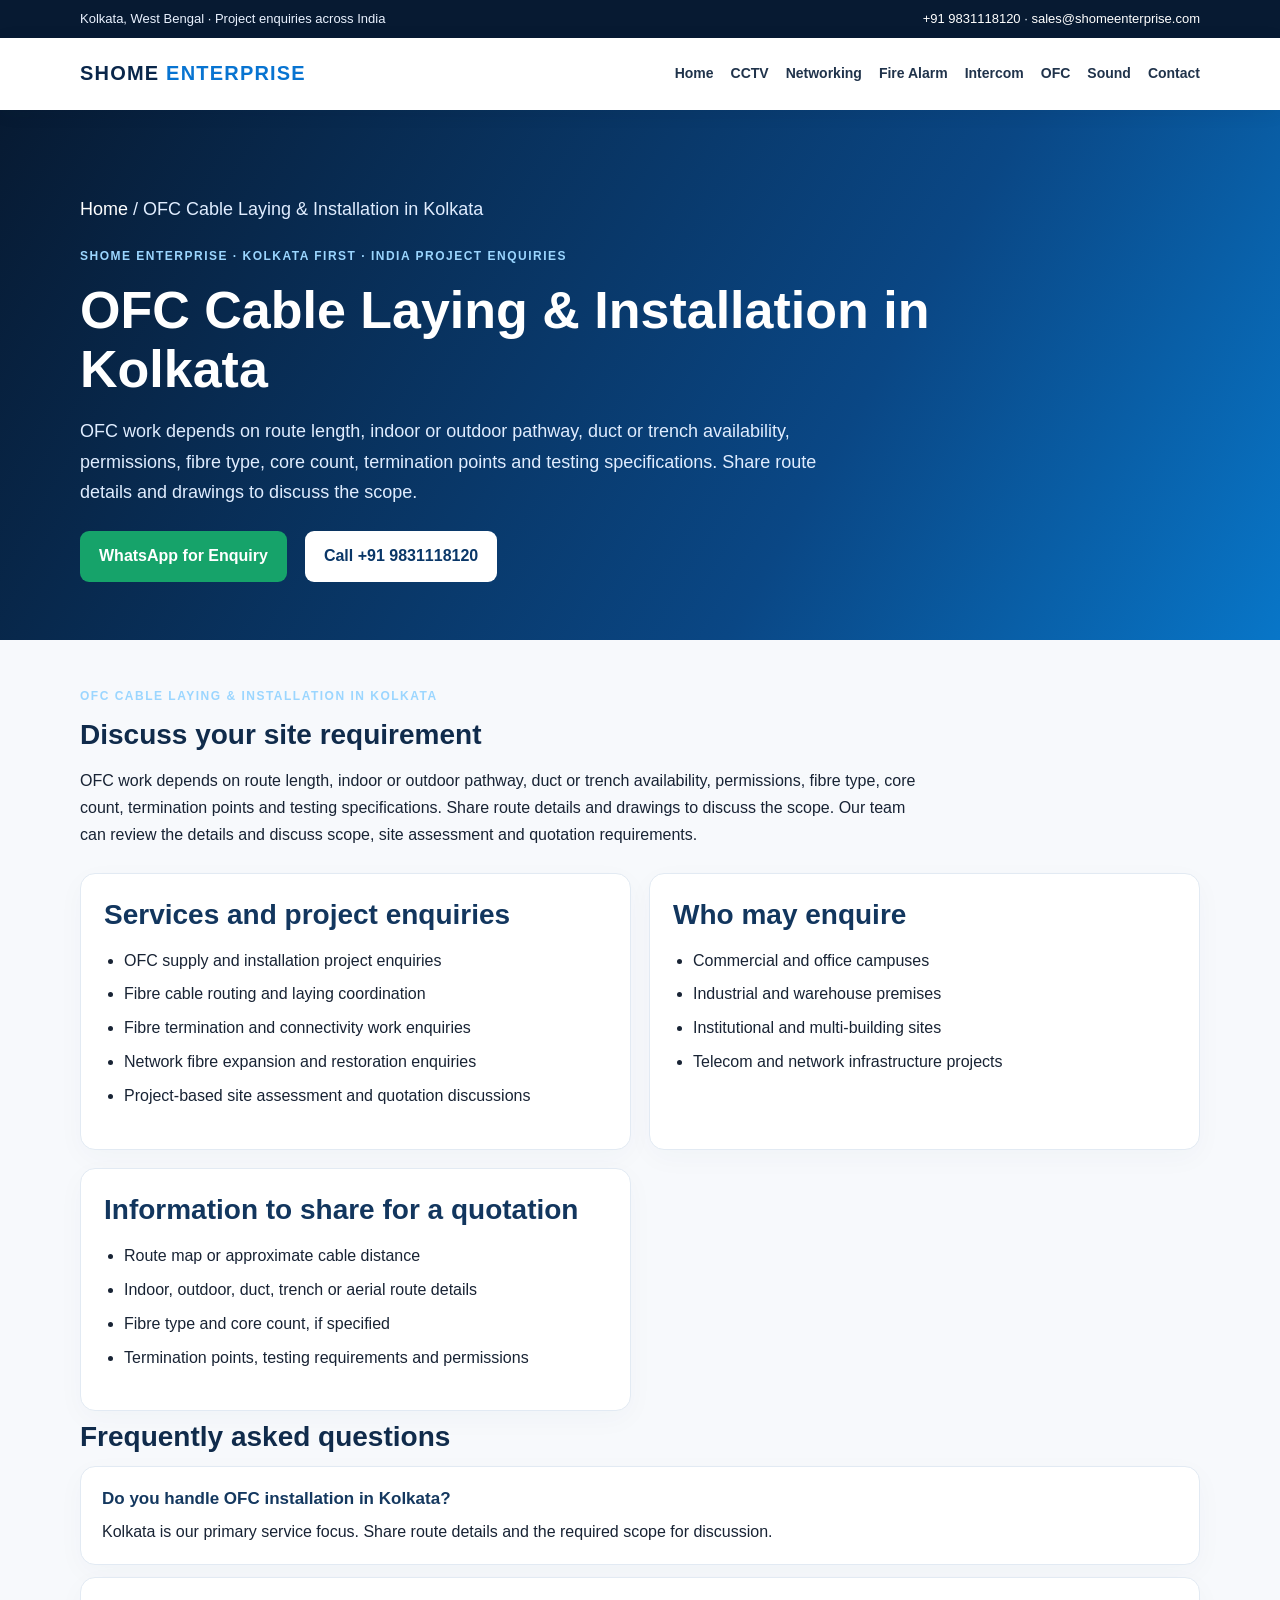
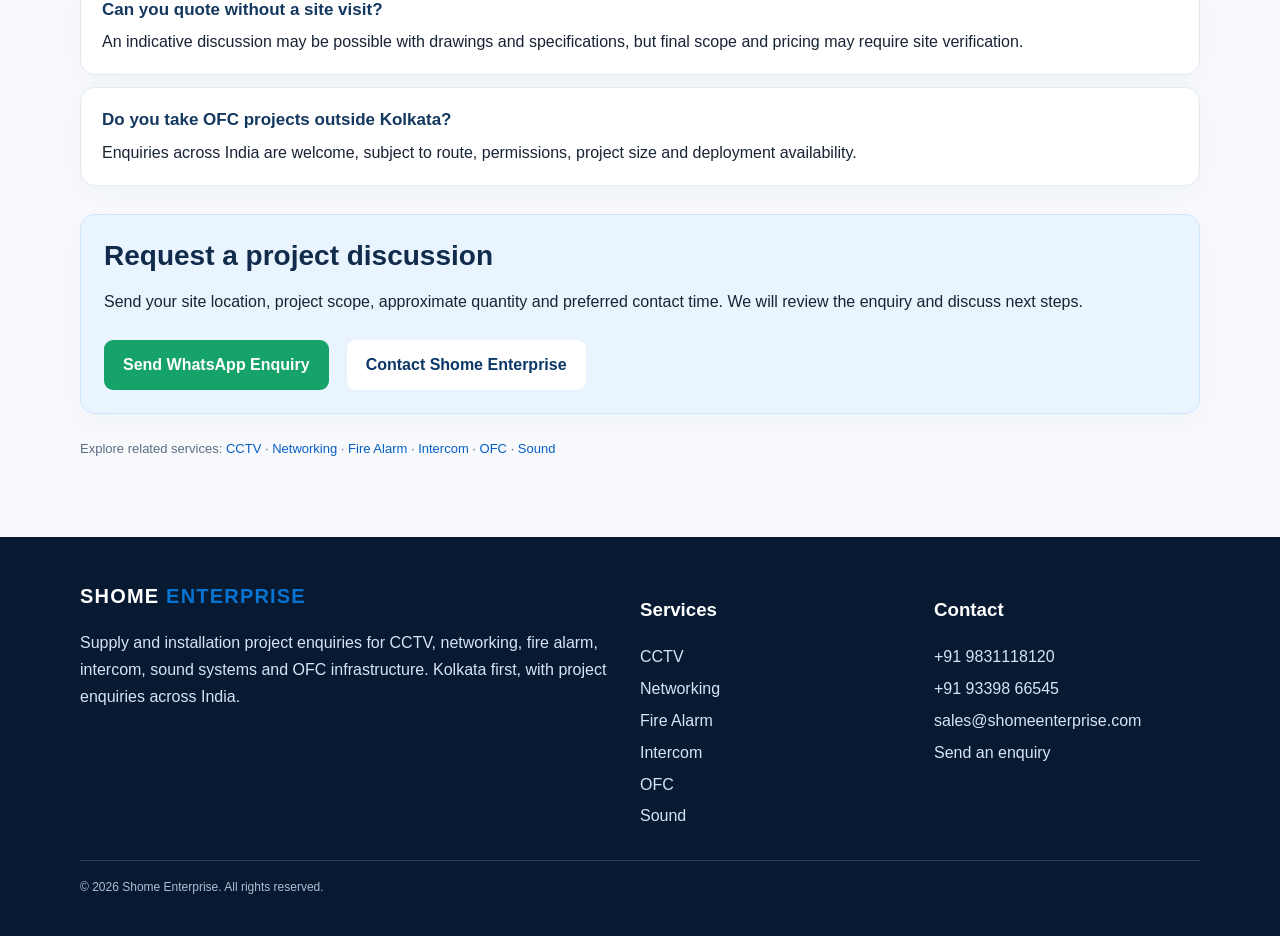
<file: ofc-cable-installation-kolkata.html>
<!doctype html>    
<html lang="en-IN"><head>
<meta charset="utf-8"><meta name="viewport" content="width=device-width, initial-scale=1">
<title>OFC Cable Laying Kolkata | Fibre Installation &amp; Termination | Shome Enterprise</title><meta name="description" content="Discuss optical fibre cable supply, routing, laying, termination and installation project enquiries in Kolkata with Shome Enterprise."><meta name="robots" content="index,follow,max-image-preview:large">
<link rel="canonical" href="https://nabarunshome65-tech.github.io/shome-enterprise-company/ofc-cable-installation-kolkata.html"><link rel="stylesheet" href="assets/style.css">
<meta property="og:type" content="website"><meta property="og:site_name" content="Shome Enterprise"><meta property="og:title" content="OFC Cable Laying Kolkata | Fibre Installation &amp; Termination | Shome Enterprise"><meta property="og:description" content="Discuss optical fibre cable supply, routing, laying, termination and installation project enquiries in Kolkata with Shome Enterprise."><meta property="og:url" content="https://nabarunshome65-tech.github.io/shome-enterprise-company/ofc-cable-installation-kolkata.html">
<meta name="twitter:card" content="summary"><meta name="twitter:title" content="OFC Cable Laying Kolkata | Fibre Installation &amp; Termination | Shome Enterprise"><meta name="twitter:description" content="Discuss optical fibre cable supply, routing, laying, termination and installation project enquiries in Kolkata with Shome Enterprise.">
<script type="application/ld+json">{"@context": "https://schema.org", "@graph": [{"@type": "Organization", "@id": "https://nabarunshome65-tech.github.io/shome-enterprise-company/#organization", "name": "Shome Enterprise", "url": "https://nabarunshome65-tech.github.io/shome-enterprise-company/", "email": "sales@shomeenterprise.com", "telephone": ["+919831118120", "+919339866545"]}, {"@type": "Service", "name": "OFC Cable Laying & Installation in Kolkata", "description": "Discuss optical fibre cable supply, routing, laying, termination and installation project enquiries in Kolkata with Shome Enterprise.", "provider": {"@id": "https://nabarunshome65-tech.github.io/shome-enterprise-company/#organization"}, "areaServed": [{"@type": "City", "name": "Kolkata"}, {"@type": "AdministrativeArea", "name": "West Bengal"}, {"@type": "Country", "name": "India"}], "url": "https://nabarunshome65-tech.github.io/shome-enterprise-company/ofc-cable-installation-kolkata.html"}, {"@type": "BreadcrumbList", "itemListElement": [{"@type": "ListItem", "position": 1, "name": "Home", "item": "https://nabarunshome65-tech.github.io/shome-enterprise-company/"}, {"@type": "ListItem", "position": 2, "name": "OFC Cable Laying & Installation in Kolkata", "item": "https://nabarunshome65-tech.github.io/shome-enterprise-company/ofc-cable-installation-kolkata.html"}]}]}</script>
</head><body><a class="skip" href="#main">Skip to content</a>
<div class="top"><div class="wrap"><span>Kolkata, West Bengal · Project enquiries across India</span><span><a href="tel:+919831118120">+91 9831118120</a> · <a href="mailto:sales@shomeenterprise.com">sales@shomeenterprise.com</a></span></div></div>
<header class="nav"><div class="wrap navin"><a class="brand" href="index.html">SHOME <span>ENTERPRISE</span></a><nav class="links" aria-label="Main navigation"><a href="index.html">Home</a><a href="cctv-installation-kolkata.html">CCTV</a><a href="networking-services-kolkata.html">Networking</a><a href="fire-alarm-systems-kolkata.html">Fire Alarm</a><a href="intercom-installation-kolkata.html">Intercom</a><a href="ofc-cable-installation-kolkata.html">OFC</a><a href="sound-system-installation-kolkata.html">Sound</a><a href="contact.html">Contact</a></nav></div></header>
<main id="main"><section class="hero"><div class="wrap"><p class="crumb"><a href="index.html">Home</a> / OFC Cable Laying &amp; Installation in Kolkata</p><span class="eyebrow">Shome Enterprise · Kolkata first · India project enquiries</span><h1>OFC Cable Laying &amp; Installation in Kolkata</h1><p>OFC work depends on route length, indoor or outdoor pathway, duct or trench availability, permissions, fibre type, core count, termination points and testing specifications. Share route details and drawings to discuss the scope.</p><div class="actions"><a class="btn" href="https://wa.me/919831118120?text=Hello%20Shome%20Enterprise%2C%20I%20would%20like%20to%20enquire%20about%20OFC%20Cable%20Laying%20%26%20Installation%20in%20Kolkata.%20My%20site%20location%20is%3A%20">WhatsApp for Enquiry</a><a class="btn alt" href="tel:+919831118120">Call +91 9831118120</a></div></div></section>
<div class="wrap main"><section class="intro"><span class="kicker">OFC Cable Laying &amp; Installation in Kolkata</span><h2>Discuss your site requirement</h2><p>OFC work depends on route length, indoor or outdoor pathway, duct or trench availability, permissions, fibre type, core count, termination points and testing specifications. Share route details and drawings to discuss the scope. Our team can review the details and discuss scope, site assessment and quotation requirements.</p></section><div class="grid"><section class="panel"><h2>Services and project enquiries</h2><ul><li>OFC supply and installation project enquiries</li><li>Fibre cable routing and laying coordination</li><li>Fibre termination and connectivity work enquiries</li><li>Network fibre expansion and restoration enquiries</li><li>Project-based site assessment and quotation discussions</li></ul></section><section class="panel"><h2>Who may enquire</h2><ul><li>Commercial and office campuses</li><li>Industrial and warehouse premises</li><li>Institutional and multi-building sites</li><li>Telecom and network infrastructure projects</li></ul></section><section class="panel"><h2>Information to share for a quotation</h2><ul><li>Route map or approximate cable distance</li><li>Indoor, outdoor, duct, trench or aerial route details</li><li>Fibre type and core count, if specified</li><li>Termination points, testing requirements and permissions</li></ul></section></div><section><h2>Frequently asked questions</h2><article class="faq"><h3>Do you handle OFC installation in Kolkata?</h3><p>Kolkata is our primary service focus. Share route details and the required scope for discussion.</p></article><article class="faq"><h3>Can you quote without a site visit?</h3><p>An indicative discussion may be possible with drawings and specifications, but final scope and pricing may require site verification.</p></article><article class="faq"><h3>Do you take OFC projects outside Kolkata?</h3><p>Enquiries across India are welcome, subject to route, permissions, project size and deployment availability.</p></article></section><section class="cta"><h2>Request a project discussion</h2><p>Send your site location, project scope, approximate quantity and preferred contact time. We will review the enquiry and discuss next steps.</p><div class="actions"><a class="btn" href="https://wa.me/919831118120?text=Hello%20Shome%20Enterprise%2C%20I%20would%20like%20to%20enquire%20about%20OFC%20Cable%20Laying%20%26%20Installation%20in%20Kolkata.%20My%20site%20location%20is%3A%20">Send WhatsApp Enquiry</a><a class="btn alt" href="contact.html">Contact Shome Enterprise</a></div></section><p class="small">Explore related services: <a href="cctv-installation-kolkata.html">CCTV</a> · <a href="networking-services-kolkata.html">Networking</a> · <a href="fire-alarm-systems-kolkata.html">Fire Alarm</a> · <a href="intercom-installation-kolkata.html">Intercom</a> · <a href="ofc-cable-installation-kolkata.html">OFC</a> · <a href="sound-system-installation-kolkata.html">Sound</a></p></div></main>
<footer class="footer"><div class="wrap"><div class="footgrid"><div><a class="brand" href="index.html">SHOME <span>ENTERPRISE</span></a><p>Supply and installation project enquiries for CCTV, networking, fire alarm, intercom, sound systems and OFC infrastructure. Kolkata first, with project enquiries across India.</p></div><div><h3>Services</h3><a href="cctv-installation-kolkata.html">CCTV</a><a href="networking-services-kolkata.html">Networking</a><a href="fire-alarm-systems-kolkata.html">Fire Alarm</a><a href="intercom-installation-kolkata.html">Intercom</a><a href="ofc-cable-installation-kolkata.html">OFC</a><a href="sound-system-installation-kolkata.html">Sound</a></div><div><h3>Contact</h3><a href="tel:+919831118120">+91 9831118120</a><a href="tel:+919339866545">+91 93398 66545</a><a href="mailto:sales@shomeenterprise.com">sales@shomeenterprise.com</a><a href="contact.html">Send an enquiry</a></div></div><div class="copy">© 2026 Shome Enterprise. All rights reserved.</div></div></footer></body></html>
</file>
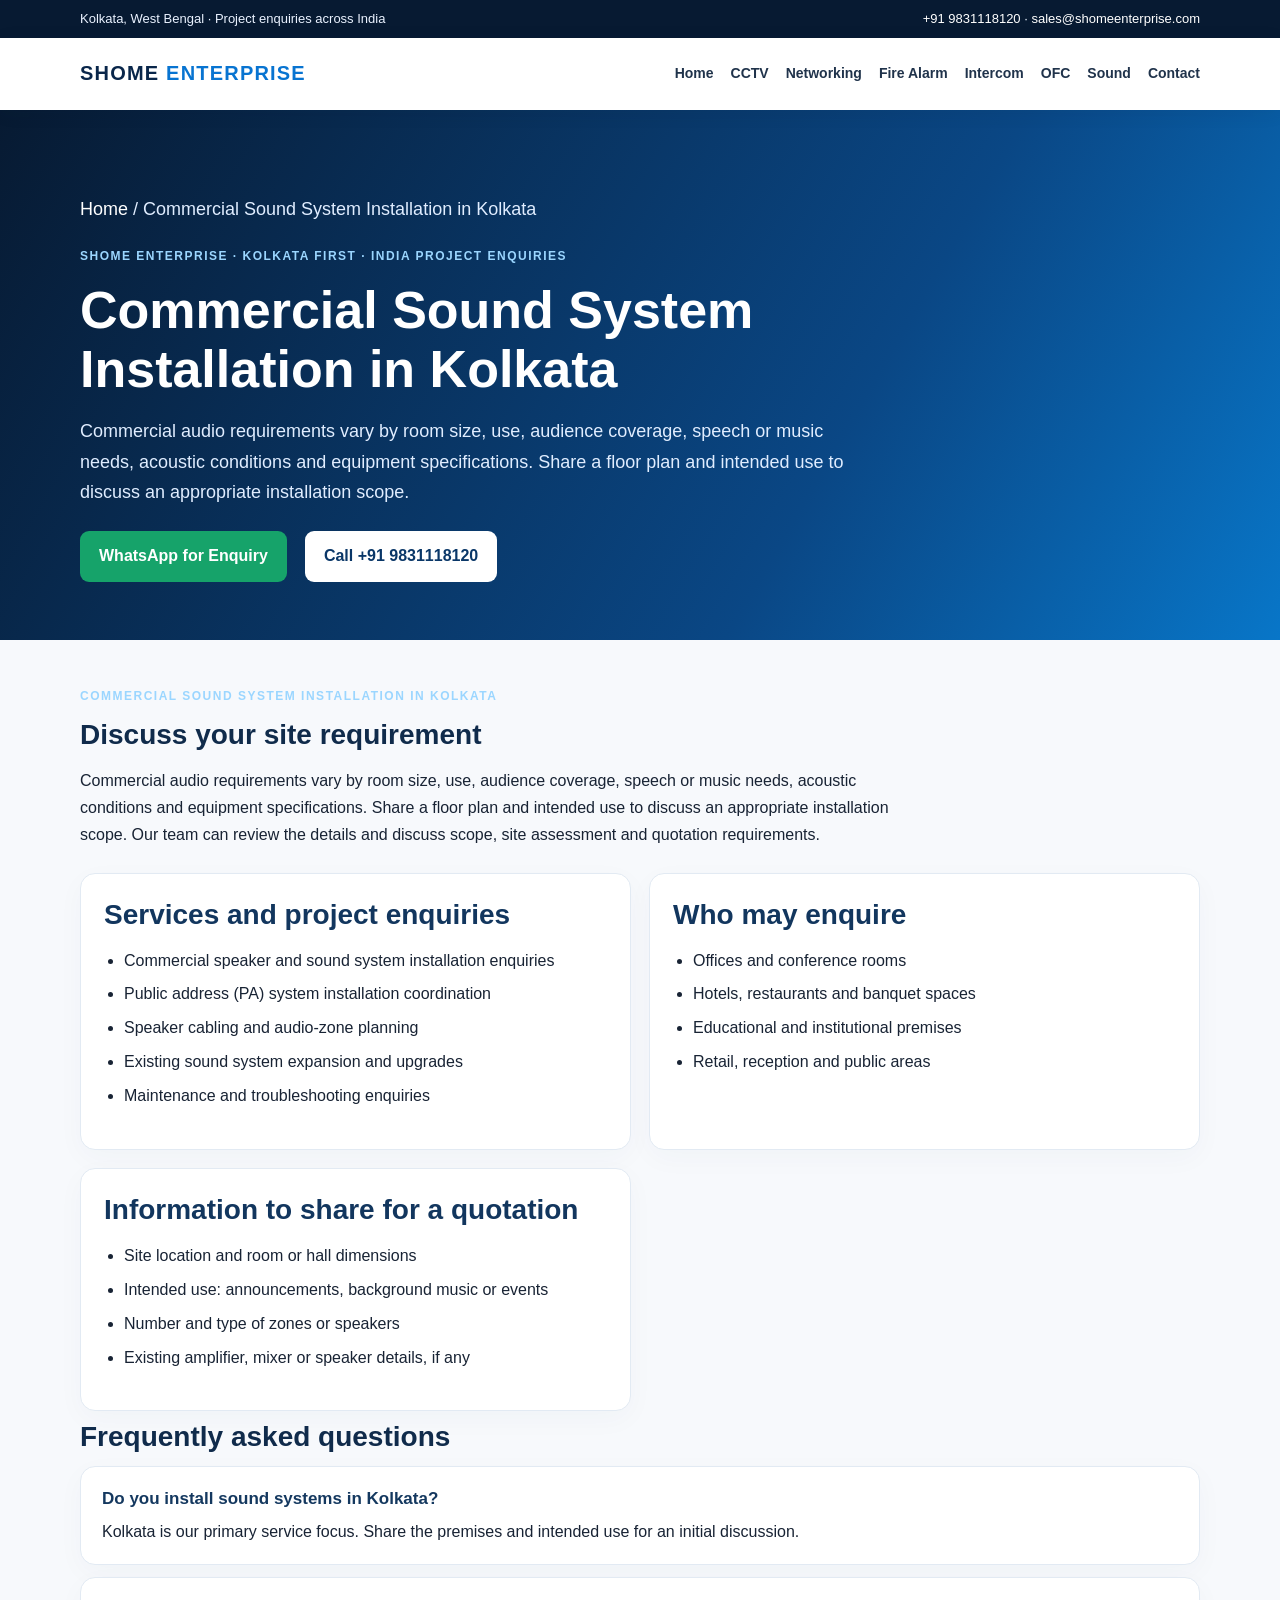
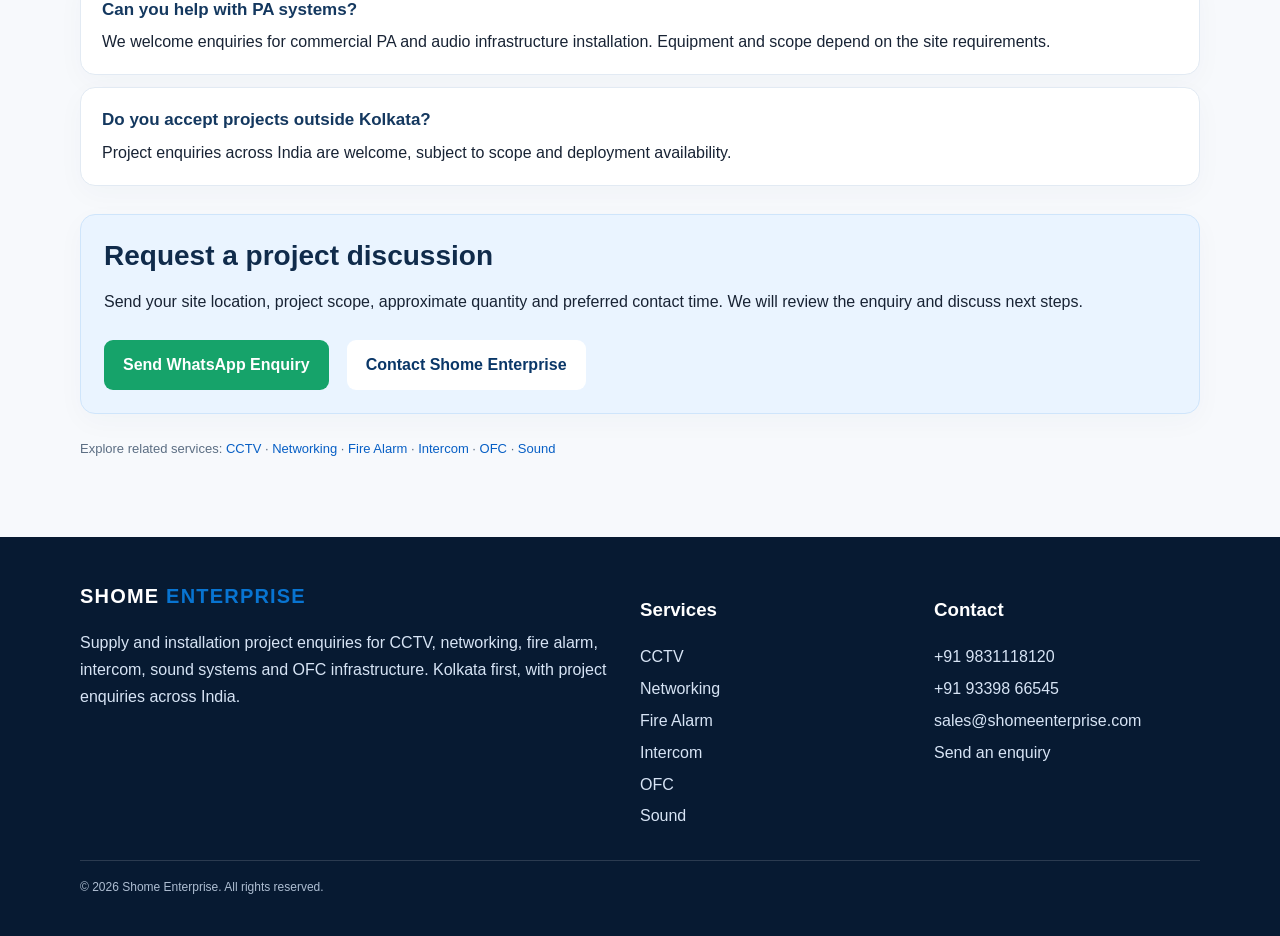
<file: sound-system-installation-kolkata.html>
<!doctype html>  
<html lang="en-IN"><head>
<meta charset="utf-8"><meta name="viewport" content="width=device-width, initial-scale=1">
<title>Sound System Installation Kolkata | PA &amp; Audio Systems | Shome Enterprise</title><meta name="description" content="Enquire about commercial sound system supply, installation and audio infrastructure for offices, hotels, institutions and public spaces in Kolkata."><meta name="robots" content="index,follow,max-image-preview:large">
<link rel="canonical" href="https://nabarunshome65-tech.github.io/shome-enterprise-company/sound-system-installation-kolkata.html"><link rel="stylesheet" href="assets/style.css">
<meta property="og:type" content="website"><meta property="og:site_name" content="Shome Enterprise"><meta property="og:title" content="Sound System Installation Kolkata | PA &amp; Audio Systems | Shome Enterprise"><meta property="og:description" content="Enquire about commercial sound system supply, installation and audio infrastructure for offices, hotels, institutions and public spaces in Kolkata."><meta property="og:url" content="https://nabarunshome65-tech.github.io/shome-enterprise-company/sound-system-installation-kolkata.html">
<meta name="twitter:card" content="summary"><meta name="twitter:title" content="Sound System Installation Kolkata | PA &amp; Audio Systems | Shome Enterprise"><meta name="twitter:description" content="Enquire about commercial sound system supply, installation and audio infrastructure for offices, hotels, institutions and public spaces in Kolkata.">
<script type="application/ld+json">{"@context": "https://schema.org", "@graph": [{"@type": "Organization", "@id": "https://nabarunshome65-tech.github.io/shome-enterprise-company/#organization", "name": "Shome Enterprise", "url": "https://nabarunshome65-tech.github.io/shome-enterprise-company/", "email": "sales@shomeenterprise.com", "telephone": ["+919831118120", "+919339866545"]}, {"@type": "Service", "name": "Commercial Sound System Installation in Kolkata", "description": "Enquire about commercial sound system supply, installation and audio infrastructure for offices, hotels, institutions and public spaces in Kolkata.", "provider": {"@id": "https://nabarunshome65-tech.github.io/shome-enterprise-company/#organization"}, "areaServed": [{"@type": "City", "name": "Kolkata"}, {"@type": "AdministrativeArea", "name": "West Bengal"}, {"@type": "Country", "name": "India"}], "url": "https://nabarunshome65-tech.github.io/shome-enterprise-company/sound-system-installation-kolkata.html"}, {"@type": "BreadcrumbList", "itemListElement": [{"@type": "ListItem", "position": 1, "name": "Home", "item": "https://nabarunshome65-tech.github.io/shome-enterprise-company/"}, {"@type": "ListItem", "position": 2, "name": "Commercial Sound System Installation in Kolkata", "item": "https://nabarunshome65-tech.github.io/shome-enterprise-company/sound-system-installation-kolkata.html"}]}]}</script>
</head><body><a class="skip" href="#main">Skip to content</a>
<div class="top"><div class="wrap"><span>Kolkata, West Bengal · Project enquiries across India</span><span><a href="tel:+919831118120">+91 9831118120</a> · <a href="mailto:sales@shomeenterprise.com">sales@shomeenterprise.com</a></span></div></div>
<header class="nav"><div class="wrap navin"><a class="brand" href="index.html">SHOME <span>ENTERPRISE</span></a><nav class="links" aria-label="Main navigation"><a href="index.html">Home</a><a href="cctv-installation-kolkata.html">CCTV</a><a href="networking-services-kolkata.html">Networking</a><a href="fire-alarm-systems-kolkata.html">Fire Alarm</a><a href="intercom-installation-kolkata.html">Intercom</a><a href="ofc-cable-installation-kolkata.html">OFC</a><a href="sound-system-installation-kolkata.html">Sound</a><a href="contact.html">Contact</a></nav></div></header>
<main id="main"><section class="hero"><div class="wrap"><p class="crumb"><a href="index.html">Home</a> / Commercial Sound System Installation in Kolkata</p><span class="eyebrow">Shome Enterprise · Kolkata first · India project enquiries</span><h1>Commercial Sound System Installation in Kolkata</h1><p>Commercial audio requirements vary by room size, use, audience coverage, speech or music needs, acoustic conditions and equipment specifications. Share a floor plan and intended use to discuss an appropriate installation scope.</p><div class="actions"><a class="btn" href="https://wa.me/919831118120?text=Hello%20Shome%20Enterprise%2C%20I%20would%20like%20to%20enquire%20about%20Commercial%20Sound%20System%20Installation%20in%20Kolkata.%20My%20site%20location%20is%3A%20">WhatsApp for Enquiry</a><a class="btn alt" href="tel:+919831118120">Call +91 9831118120</a></div></div></section>
<div class="wrap main"><section class="intro"><span class="kicker">Commercial Sound System Installation in Kolkata</span><h2>Discuss your site requirement</h2><p>Commercial audio requirements vary by room size, use, audience coverage, speech or music needs, acoustic conditions and equipment specifications. Share a floor plan and intended use to discuss an appropriate installation scope. Our team can review the details and discuss scope, site assessment and quotation requirements.</p></section><div class="grid"><section class="panel"><h2>Services and project enquiries</h2><ul><li>Commercial speaker and sound system installation enquiries</li><li>Public address (PA) system installation coordination</li><li>Speaker cabling and audio-zone planning</li><li>Existing sound system expansion and upgrades</li><li>Maintenance and troubleshooting enquiries</li></ul></section><section class="panel"><h2>Who may enquire</h2><ul><li>Offices and conference rooms</li><li>Hotels, restaurants and banquet spaces</li><li>Educational and institutional premises</li><li>Retail, reception and public areas</li></ul></section><section class="panel"><h2>Information to share for a quotation</h2><ul><li>Site location and room or hall dimensions</li><li>Intended use: announcements, background music or events</li><li>Number and type of zones or speakers</li><li>Existing amplifier, mixer or speaker details, if any</li></ul></section></div><section><h2>Frequently asked questions</h2><article class="faq"><h3>Do you install sound systems in Kolkata?</h3><p>Kolkata is our primary service focus. Share the premises and intended use for an initial discussion.</p></article><article class="faq"><h3>Can you help with PA systems?</h3><p>We welcome enquiries for commercial PA and audio infrastructure installation. Equipment and scope depend on the site requirements.</p></article><article class="faq"><h3>Do you accept projects outside Kolkata?</h3><p>Project enquiries across India are welcome, subject to scope and deployment availability.</p></article></section><section class="cta"><h2>Request a project discussion</h2><p>Send your site location, project scope, approximate quantity and preferred contact time. We will review the enquiry and discuss next steps.</p><div class="actions"><a class="btn" href="https://wa.me/919831118120?text=Hello%20Shome%20Enterprise%2C%20I%20would%20like%20to%20enquire%20about%20Commercial%20Sound%20System%20Installation%20in%20Kolkata.%20My%20site%20location%20is%3A%20">Send WhatsApp Enquiry</a><a class="btn alt" href="contact.html">Contact Shome Enterprise</a></div></section><p class="small">Explore related services: <a href="cctv-installation-kolkata.html">CCTV</a> · <a href="networking-services-kolkata.html">Networking</a> · <a href="fire-alarm-systems-kolkata.html">Fire Alarm</a> · <a href="intercom-installation-kolkata.html">Intercom</a> · <a href="ofc-cable-installation-kolkata.html">OFC</a> · <a href="sound-system-installation-kolkata.html">Sound</a></p></div></main>
<footer class="footer"><div class="wrap"><div class="footgrid"><div><a class="brand" href="index.html">SHOME <span>ENTERPRISE</span></a><p>Supply and installation project enquiries for CCTV, networking, fire alarm, intercom, sound systems and OFC infrastructure. Kolkata first, with project enquiries across India.</p></div><div><h3>Services</h3><a href="cctv-installation-kolkata.html">CCTV</a><a href="networking-services-kolkata.html">Networking</a><a href="fire-alarm-systems-kolkata.html">Fire Alarm</a><a href="intercom-installation-kolkata.html">Intercom</a><a href="ofc-cable-installation-kolkata.html">OFC</a><a href="sound-system-installation-kolkata.html">Sound</a></div><div><h3>Contact</h3><a href="tel:+919831118120">+91 9831118120</a><a href="tel:+919339866545">+91 93398 66545</a><a href="mailto:sales@shomeenterprise.com">sales@shomeenterprise.com</a><a href="contact.html">Send an enquiry</a></div></div><div class="copy">© 2026 Shome Enterprise. All rights reserved.</div></div></footer></body></html>
</file>
<file: assets/style.css>
*{box-sizing:border-box}html{scroll-behavior:smooth}body{margin:0;font-family:Inter,Arial,sans-serif;color:#182334;background:#f7f9fc;line-height:1.68}a{color:#075fc5;text-decoration:none}a:hover{text-decoration:underline}.wrap{width:min(1120px,92%);margin:auto}.top{background:#071a32;color:#eaf2ff;font-size:13px;padding:8px 0}.top .wrap,.navin,.actions,.footrow{display:flex;align-items:center;justify-content:space-between;gap:18px}.top a{color:#fff}.nav{background:#fff;position:sticky;top:0;z-index:10;box-shadow:0 3px 18px #10243a12}.navin{min-height:72px}.brand{font-weight:900;letter-spacing:1.2px;color:#09264a;font-size:20px}.brand span{color:#0874d1}.links{display:flex;gap:17px;flex-wrap:wrap}.links a{font-size:14px;font-weight:700;color:#20334b}.hero{background:linear-gradient(120deg,#071a32,#0a4785 65%,#0876c8);color:#fff;padding:66px 0 58px}.eyebrow,.kicker{font-size:12px;font-weight:800;letter-spacing:1.5px;text-transform:uppercase;color:#9bd6ff}.hero h1{font-size:clamp(32px,5vw,52px);line-height:1.13;max-width:850px;margin:12px 0}.hero p{font-size:18px;max-width:790px;color:#e0edff}.crumb{font-size:13px;color:#c9e4ff}.crumb a{color:#fff}.actions{justify-content:flex-start;flex-wrap:wrap;margin-top:24px}.btn{display:inline-block;padding:12px 19px;border-radius:9px;background:#16a36a;color:#fff;font-weight:800}.btn.alt{background:#fff;color:#0a3768}.main{padding:42px 0 64px}.intro{max-width:850px;margin-bottom:24px}.intro h2,.main h2{font-size:28px;line-height:1.25;color:#102b4b;margin:8px 0 12px}.grid{display:grid;grid-template-columns:repeat(2,minmax(0,1fr));gap:18px}.panel,.faq,.cta{background:#fff;border:1px solid #e2eaf3;border-radius:15px;padding:23px;box-shadow:0 8px 28px #18395b08}.panel h2,.panel h3{margin-top:0;color:#12365e}.panel ul{padding-left:20px}.panel li{margin:7px 0}.faq{margin:12px 0;padding:18px 21px}.faq h3{margin:0 0 5px;font-size:17px;color:#14385f}.faq p{margin:0}.cta{margin-top:28px;background:#eaf4ff;border-color:#cfe5fb}.cta h2{margin-top:0}.small{font-size:13px;color:#5c6e83;margin-top:24px}.footer{background:#071a32;color:#d7e4f5;padding:38px 0}.footgrid{display:grid;grid-template-columns:2fr 1fr 1fr;gap:28px}.footer h3{color:#fff}.footer a{display:block;color:#d7e4f5;margin:5px 0}.footer .brand{color:#fff}.copy{border-top:1px solid #ffffff25;margin-top:25px;padding-top:16px;font-size:12px;color:#aebed2}.notice{background:#fff8e8;border-left:4px solid #e6a22a;padding:12px 15px;border-radius:5px}.skip{position:absolute;left:-9999px}.skip:focus{left:10px;top:10px;background:#fff;padding:10px;z-index:30}@media(max-width:760px){.navin,.top .wrap{align-items:flex-start;flex-direction:column;padding:10px 0}.links{gap:10px}.hero{padding:44px 0}.grid,.footgrid{grid-template-columns:1fr}.top .wrap{gap:5px}}
</file>
